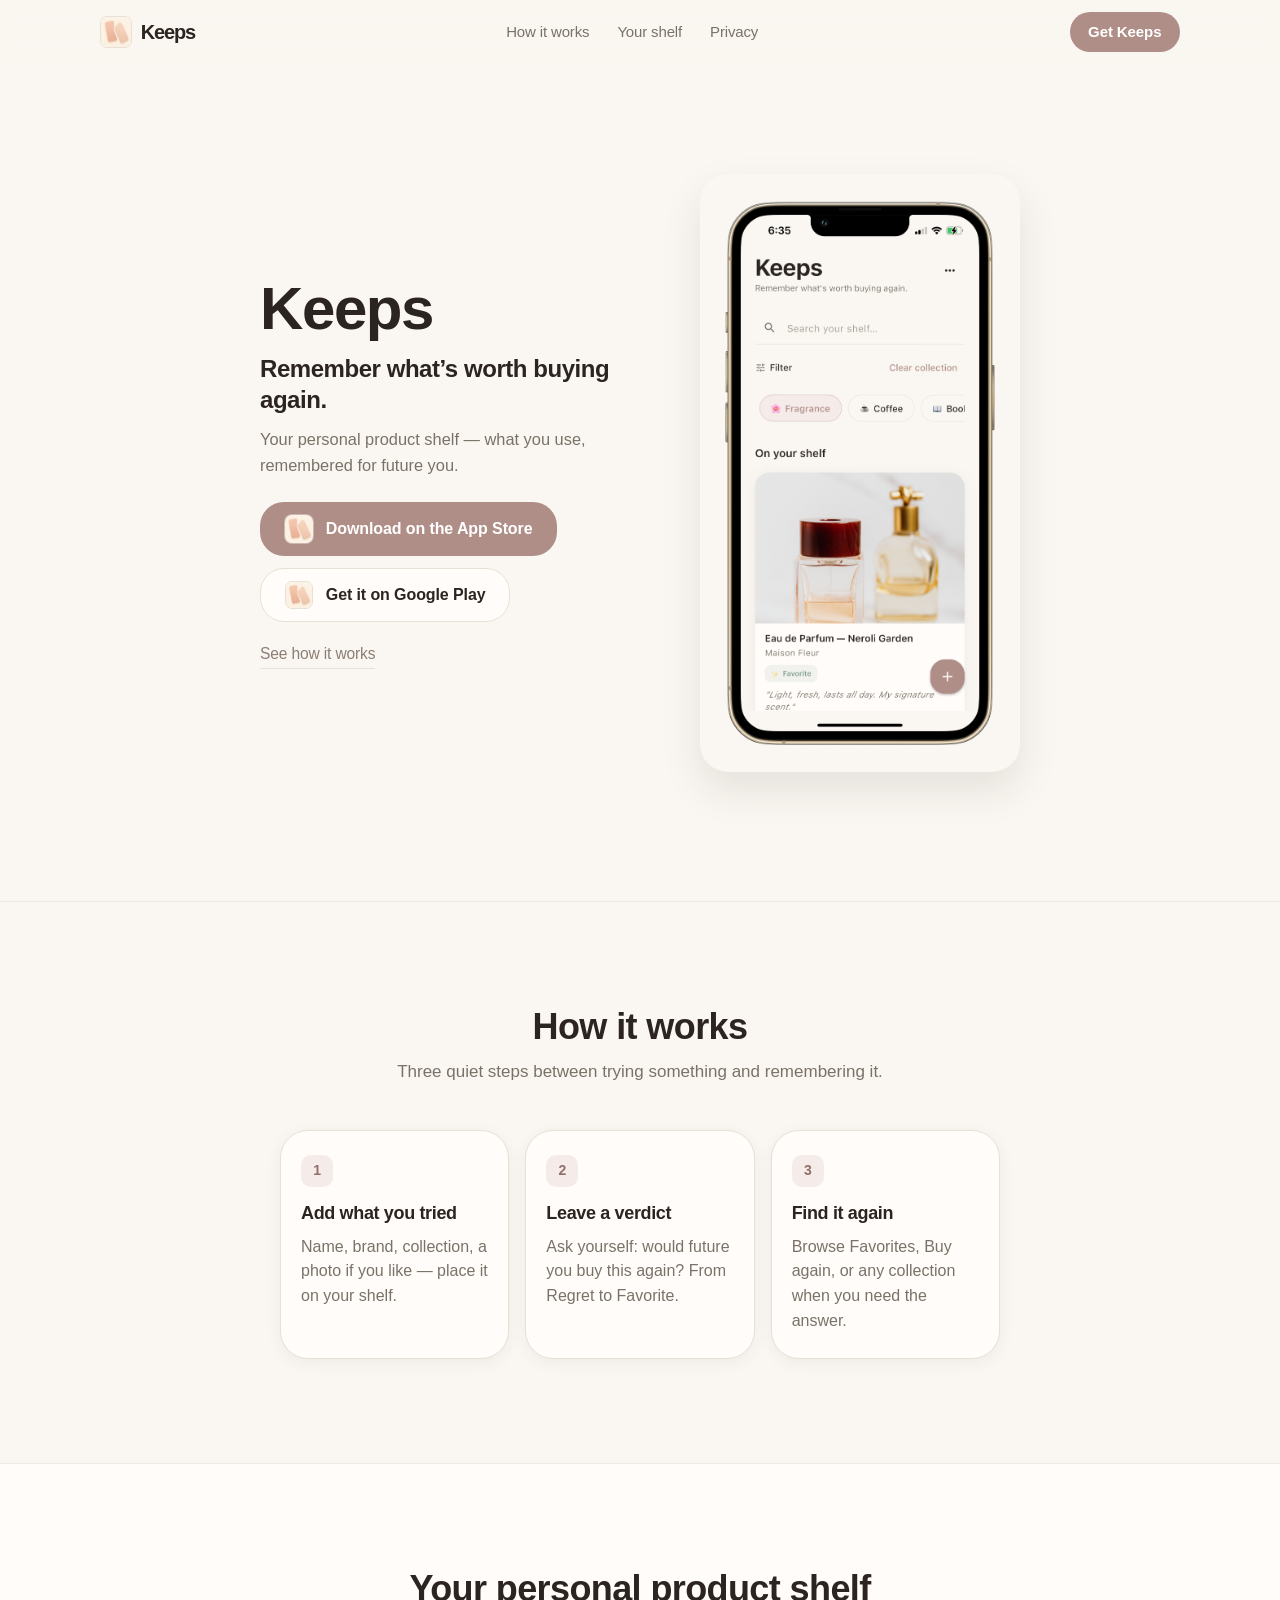
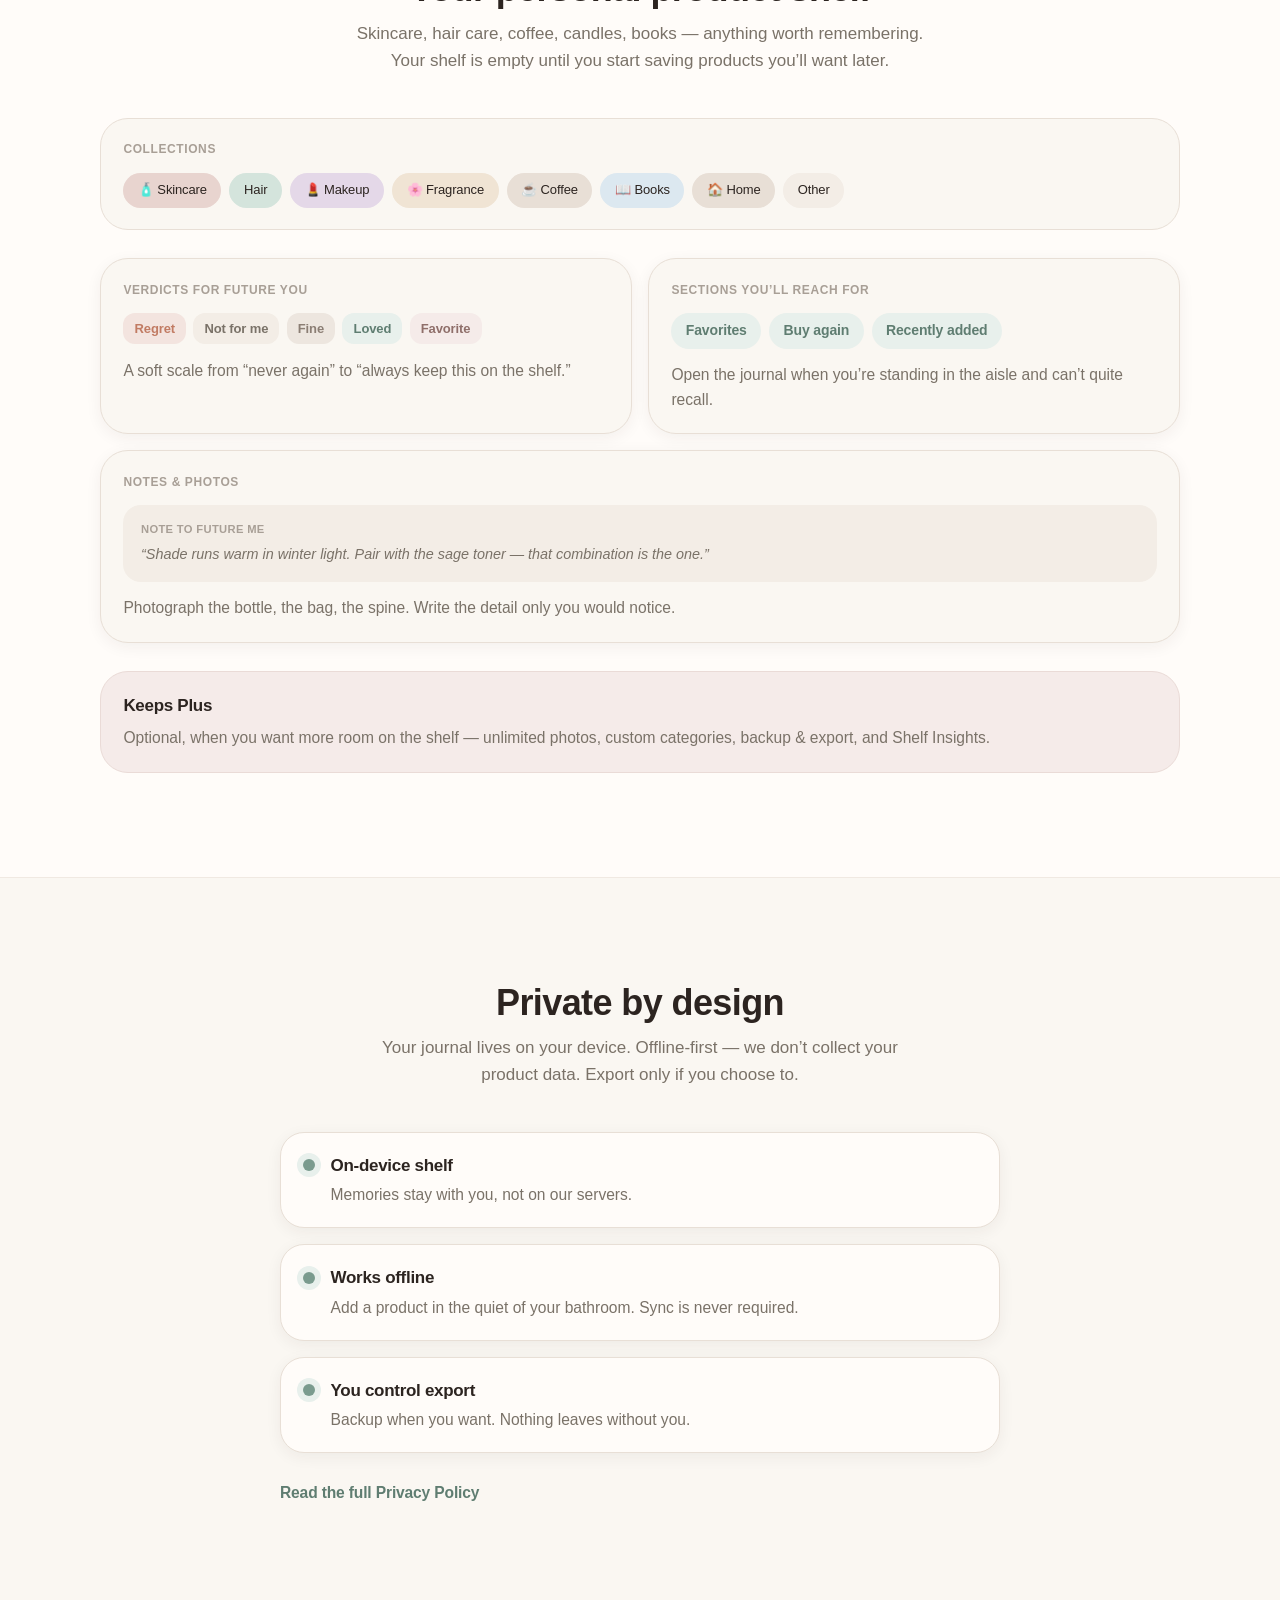
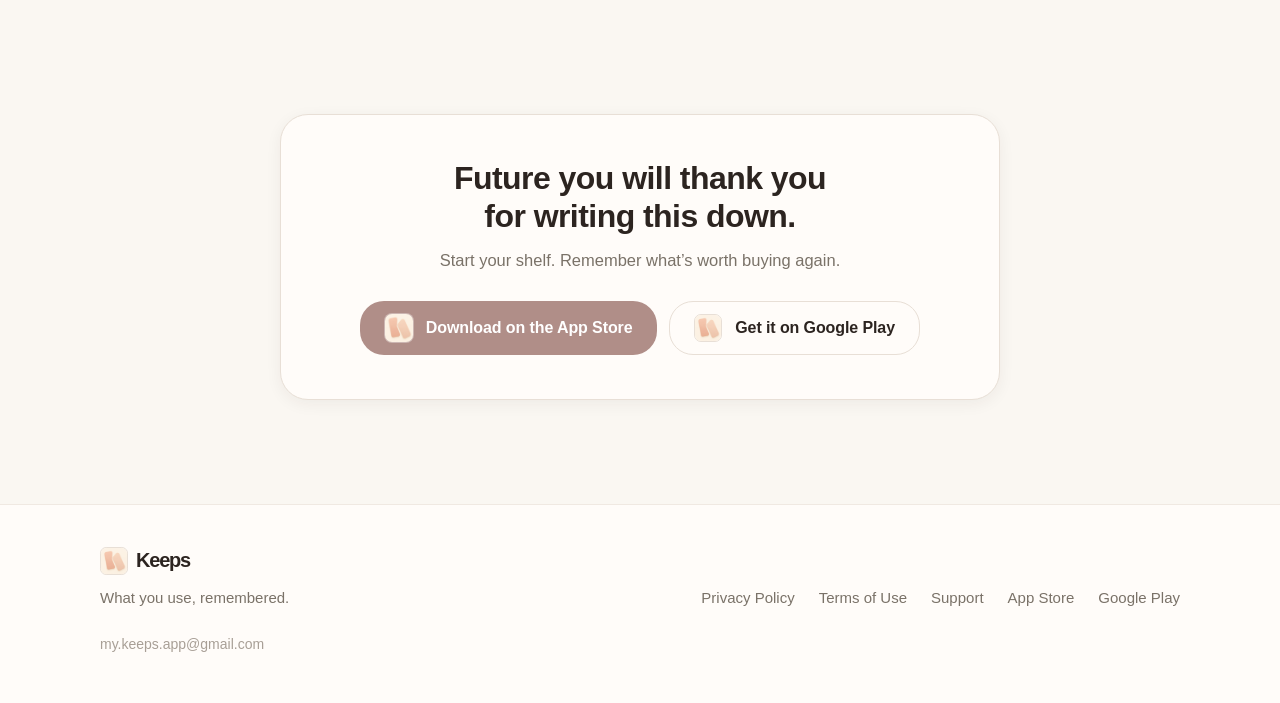
<file: index.html>
<!DOCTYPE html>
<html lang="en">
  <head>
    <meta charset="UTF-8" />
    <meta name="viewport" content="width=device-width, initial-scale=1.0" />
    <title>Keeps — Remember what’s worth buying again.</title>
    <meta
      name="description"
      content="A personal product journal — log, rate, photograph, and remember the products you use. Private and offline-first."
    />
    <meta name="theme-color" content="#FAF7F2" />
    <link rel="icon" href="img/favicon-32.png" type="image/png" sizes="32x32" />
    <link rel="apple-touch-icon" href="img/apple-touch-icon.png" sizes="180x180" />
    <link rel="stylesheet" href="styles.css" />
  </head>
  <body>
    <a class="skip-link" href="#main">Skip to content</a>

    <header class="site-header">
      <div class="shell header-inner">
        <a class="nav-brand" href="#top" aria-label="Keeps home">
          <img
            class="brand-icon brand-icon-nav"
            src="img/icon-64.png"
            width="32"
            height="32"
            alt=""
            decoding="async"
          />
          <span class="nav-wordmark">Keeps</span>
        </a>
        <nav class="nav-links" aria-label="Primary">
          <a href="#how">How it works</a>
          <a href="#shelf">Your shelf</a>
          <a href="#privacy">Privacy</a>
        </nav>
        <a class="btn btn-nav" href="#download">Get Keeps</a>
      </div>
    </header>

    <main id="main">
      <!-- 1. HERO -->
      <section class="hero" id="top" aria-labelledby="hero-brand">
        <div class="hero-plane" aria-hidden="true"></div>
        <div class="shell hero-layout">
          <div class="hero-copy">
            <h1 id="hero-brand" class="brand-hero">Keeps</h1>
            <p class="hero-tagline">Remember what’s worth buying again.</p>
            <p class="hero-support">
              Your personal product shelf — what you use, remembered for future you.
            </p>
            <div class="cta-group" id="download">
              <a
                class="btn btn-primary"
                href="https://apps.apple.com/us/app/keeps-product-journal/id6794749224"
                rel="noopener noreferrer"
              >
                <img
                  class="brand-icon brand-icon-btn"
                  src="img/icon-64.png"
                  width="28"
                  height="28"
                  alt=""
                  decoding="async"
                />
                Download on the App Store
              </a>
              <a class="btn btn-secondary" href="#store-google">
                <img
                  class="brand-icon brand-icon-btn"
                  src="img/icon-64.png"
                  width="28"
                  height="28"
                  alt=""
                  decoding="async"
                />
                Get it on Google Play
              </a>
            </div>
            <a class="text-link" href="#how">See how it works</a>
          </div>

          <div class="hero-visual">
            <img
              class="hero-mockup"
              src="img/hero-mockup.png"
              width="720"
              height="1344"
              alt="Keeps app showing a fragrance memory on your shelf — Eau de Parfum Neroli Garden marked Favorite"
              decoding="async"
              fetchpriority="high"
            />
          </div>
        </div>
      </section>

      <!-- 2. HOW IT WORKS -->
      <section class="section how" id="how" aria-labelledby="how-heading">
        <div class="shell narrow">
          <header class="section-header">
            <h2 id="how-heading">How it works</h2>
            <p>Three quiet steps between trying something and remembering it.</p>
          </header>
          <ol class="steps">
            <li class="step">
              <span class="step-num" aria-hidden="true">1</span>
              <h3>Add what you tried</h3>
              <p>Name, brand, collection, a photo if you like — place it on your shelf.</p>
            </li>
            <li class="step">
              <span class="step-num" aria-hidden="true">2</span>
              <h3>Leave a verdict</h3>
              <p>Ask yourself: would future you buy this again? From Regret to Favorite.</p>
            </li>
            <li class="step">
              <span class="step-num" aria-hidden="true">3</span>
              <h3>Find it again</h3>
              <p>Browse Favorites, Buy again, or any collection when you need the answer.</p>
            </li>
          </ol>
        </div>
      </section>

      <!-- 3. SHELF / FEATURES -->
      <section class="section shelf" id="shelf" aria-labelledby="shelf-heading">
        <div class="shell">
          <header class="section-header">
            <h2 id="shelf-heading">Your personal product shelf</h2>
            <p>
              Skincare, hair care, coffee, candles, books — anything worth remembering.
              Your shelf is empty until you start saving products you’ll want later.
            </p>
          </header>

          <div class="shelf-showcase">
            <div class="showcase-block">
              <p class="showcase-label">Collections</p>
              <div class="collection-row">
                <span class="chip chip-blush">🧴 Skincare</span>
                <span class="chip chip-sage">Hair</span>
                <span class="chip chip-lavender">💄 Makeup</span>
                <span class="chip chip-peach">🌸 Fragrance</span>
                <span class="chip chip-sand">☕ Coffee</span>
                <span class="chip chip-sky">📖 Books</span>
                <span class="chip chip-sand">🏠 Home</span>
                <span class="chip">Other</span>
              </div>
            </div>

            <div class="showcase-grid">
              <article class="feature-panel">
                <p class="showcase-label">Verdicts for future you</p>
                <div class="verdict-list">
                  <span class="verdict verdict-regret">Regret</span>
                  <span class="verdict verdict-not">Not for me</span>
                  <span class="verdict verdict-fine">Fine</span>
                  <span class="verdict verdict-loved">Loved</span>
                  <span class="verdict verdict-favorite">Favorite</span>
                </div>
                <p class="feature-copy">
                  A soft scale from “never again” to “always keep this on the shelf.”
                </p>
              </article>

              <article class="feature-panel">
                <p class="showcase-label">Sections you’ll reach for</p>
                <ul class="section-pills">
                  <li>Favorites</li>
                  <li>Buy again</li>
                  <li>Recently added</li>
                </ul>
                <p class="feature-copy">
                  Open the journal when you’re standing in the aisle and can’t quite recall.
                </p>
              </article>

              <article class="feature-panel feature-panel-wide">
                <p class="showcase-label">Notes &amp; photos</p>
                <blockquote class="journal-quote">
                  <p class="note-label">Note to future me</p>
                  <p>
                    “Shade runs warm in winter light. Pair with the sage toner — that
                    combination is the one.”
                  </p>
                </blockquote>
                <p class="feature-copy">
                  Photograph the bottle, the bag, the spine. Write the detail only you would notice.
                </p>
              </article>
            </div>

            <aside class="plus-note" aria-labelledby="plus-heading">
              <h3 id="plus-heading">Keeps Plus</h3>
              <p>
                Optional, when you want more room on the shelf — unlimited photos, custom
                categories, backup &amp; export, and Shelf Insights.
              </p>
            </aside>
          </div>
        </div>
      </section>

      <!-- 4. PRIVACY -->
      <section class="section privacy" id="privacy" aria-labelledby="privacy-heading">
        <div class="shell narrow">
          <header class="section-header">
            <h2 id="privacy-heading">Private by design</h2>
            <p>
              Your journal lives on your device. Offline-first — we don’t collect your
              product data. Export only if you choose to.
            </p>
          </header>
          <ul class="privacy-points">
            <li>
              <span class="privacy-mark" aria-hidden="true"></span>
              <div>
                <h3>On-device shelf</h3>
                <p>Memories stay with you, not on our servers.</p>
              </div>
            </li>
            <li>
              <span class="privacy-mark" aria-hidden="true"></span>
              <div>
                <h3>Works offline</h3>
                <p>Add a product in the quiet of your bathroom. Sync is never required.</p>
              </div>
            </li>
            <li>
              <span class="privacy-mark" aria-hidden="true"></span>
              <div>
                <h3>You control export</h3>
                <p>Backup when you want. Nothing leaves without you.</p>
              </div>
            </li>
          </ul>
          <a class="privacy-policy-link" href="privacy.html">Read the full Privacy Policy</a>
        </div>
      </section>

      <!-- 5. FINAL CTA -->
      <section class="section final-cta" aria-labelledby="final-heading">
        <div class="shell narrow final-inner">
          <h2 id="final-heading">Future you will thank you for writing this down.</h2>
          <p>Start your shelf. Remember what’s worth buying again.</p>
          <div class="cta-group cta-group-center">
            <a
              class="btn btn-primary"
              href="https://apps.apple.com/us/app/keeps-product-journal/id6794749224"
              rel="noopener noreferrer"
              id="store-apple"
            >
              <img
                class="brand-icon brand-icon-btn"
                src="img/icon-64.png"
                width="28"
                height="28"
                alt=""
                decoding="async"
              />
              Download on the App Store
            </a>
            <a class="btn btn-secondary" href="#store-google" id="store-google">
              <img
                class="brand-icon brand-icon-btn"
                src="img/icon-64.png"
                width="28"
                height="28"
                alt=""
                decoding="async"
              />
              Get it on Google Play
            </a>
          </div>
        </div>
      </section>
    </main>

    <footer class="site-footer">
      <div class="shell footer-inner">
        <div class="footer-brand">
          <p class="footer-wordmark">
            <img
              class="brand-icon brand-icon-footer"
              src="img/icon-64.png"
              width="28"
              height="28"
              alt=""
              decoding="async"
            />
            Keeps
          </p>
          <p class="footer-tag">What you use, remembered.</p>
        </div>
        <div class="footer-links">
          <a href="privacy.html">Privacy Policy</a>
          <a href="terms.html">Terms of Use</a>
          <a href="support.html">Support</a>
          <a
            href="https://apps.apple.com/us/app/keeps-product-journal/id6794749224"
            rel="noopener noreferrer"
            >App Store</a>
          <a href="#store-google">Google Play</a>
        </div>
        <p class="footer-meta">
          <a href="mailto:my.keeps.app@gmail.com">my.keeps.app@gmail.com</a>
        </p>
      </div>
    </footer>

    <script src="script.js"></script>
  </body>
</html>
</file>
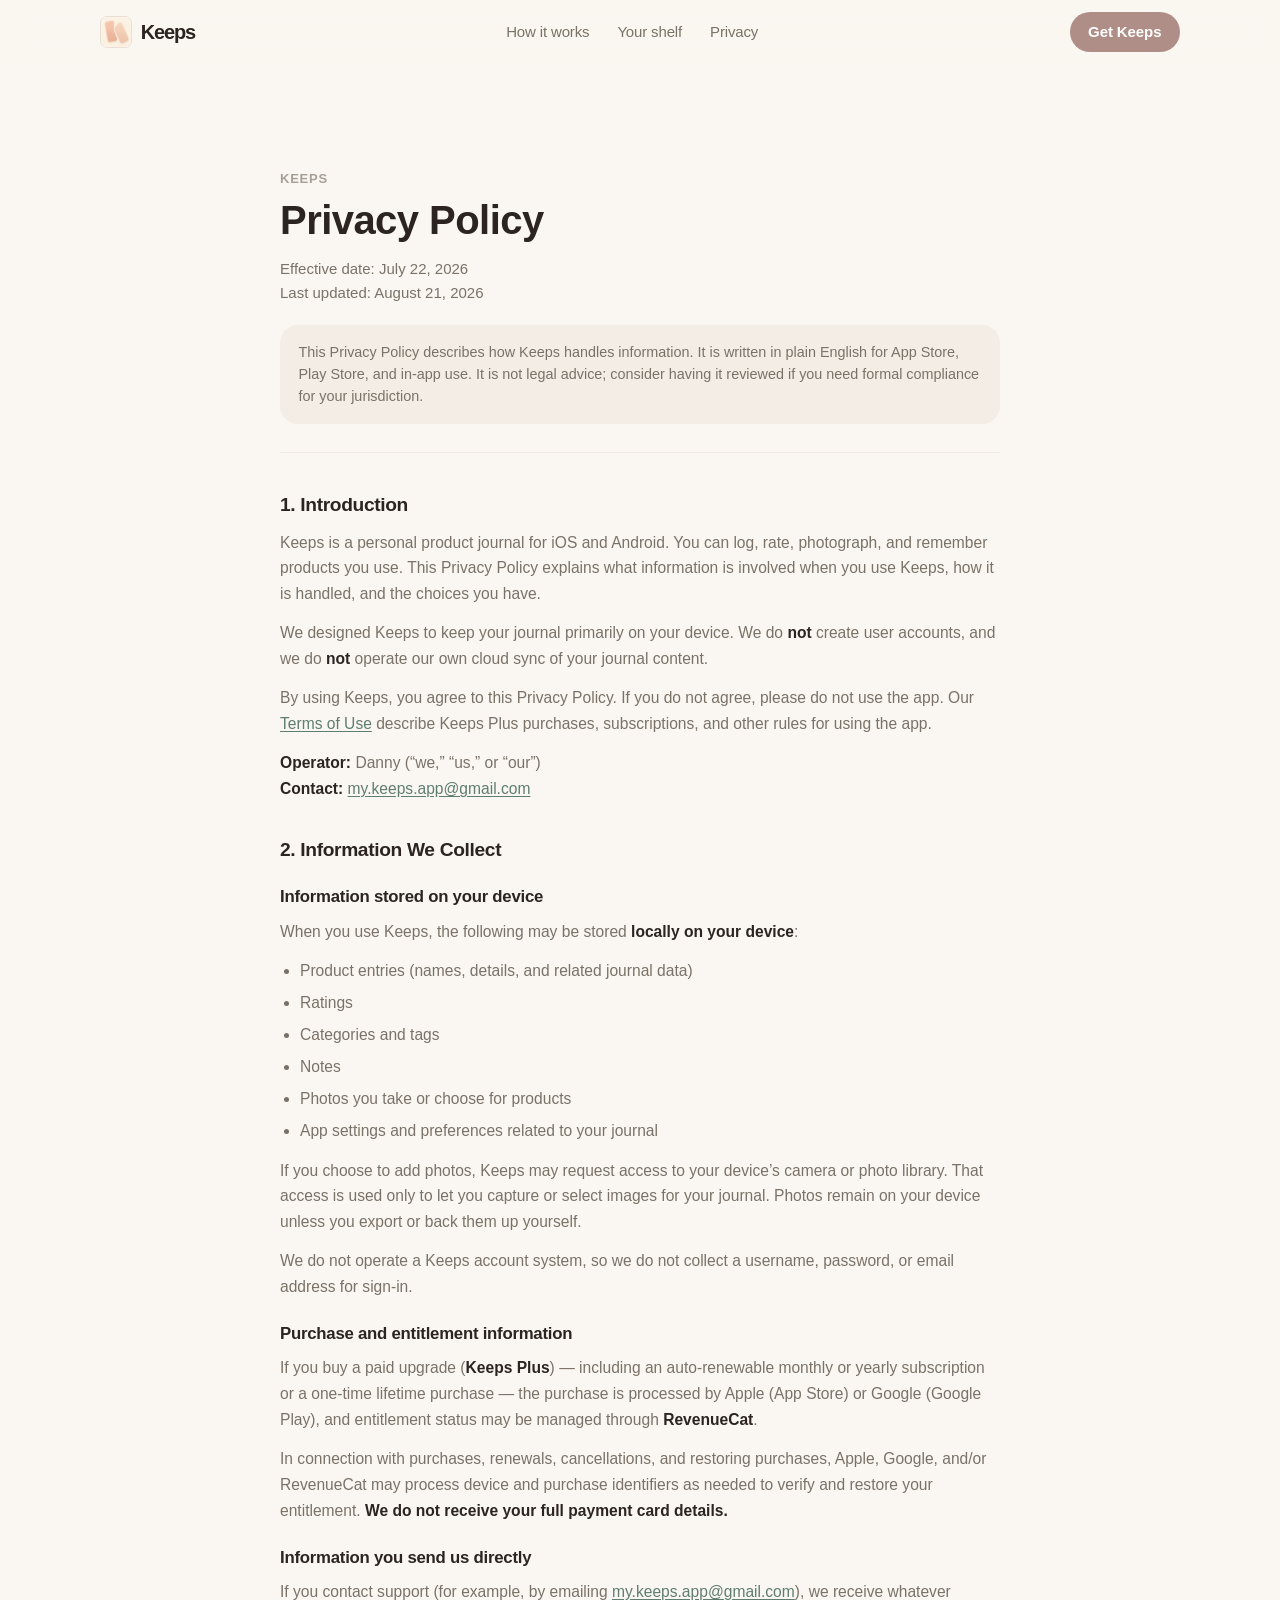
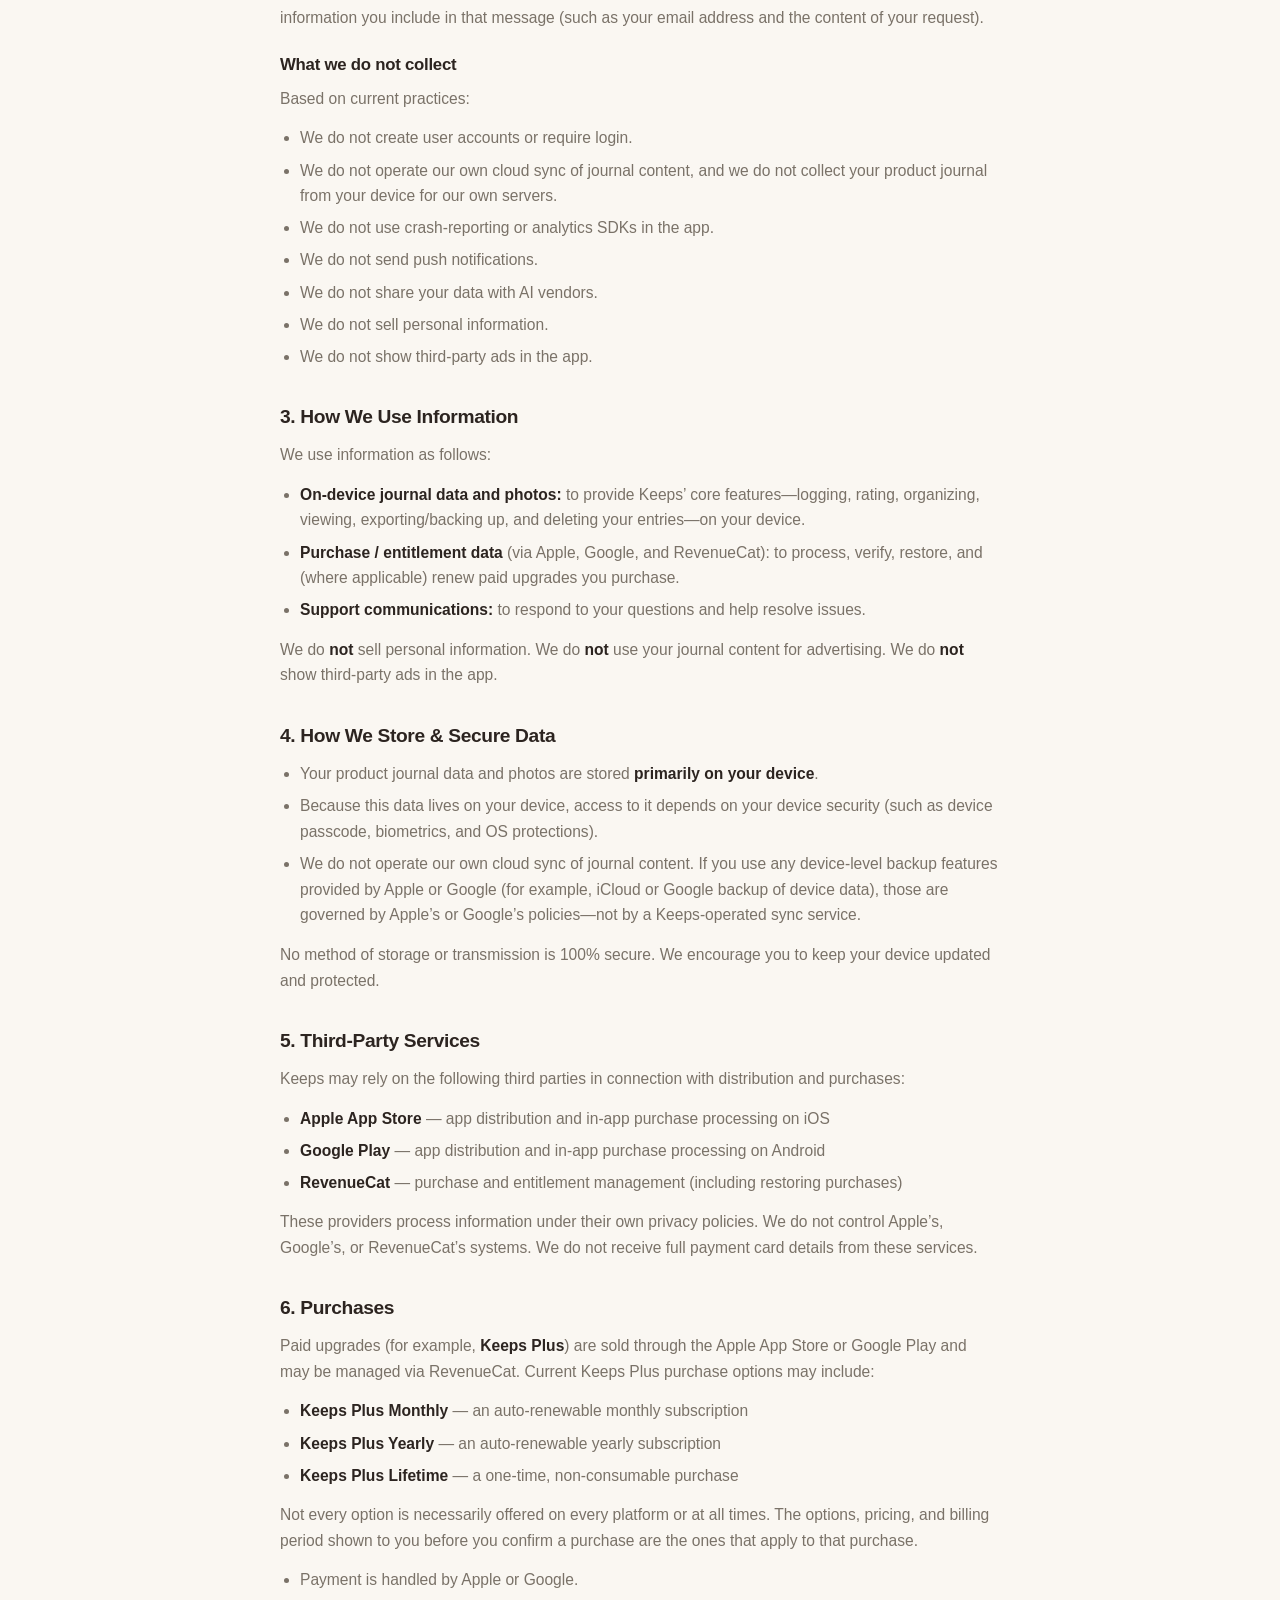
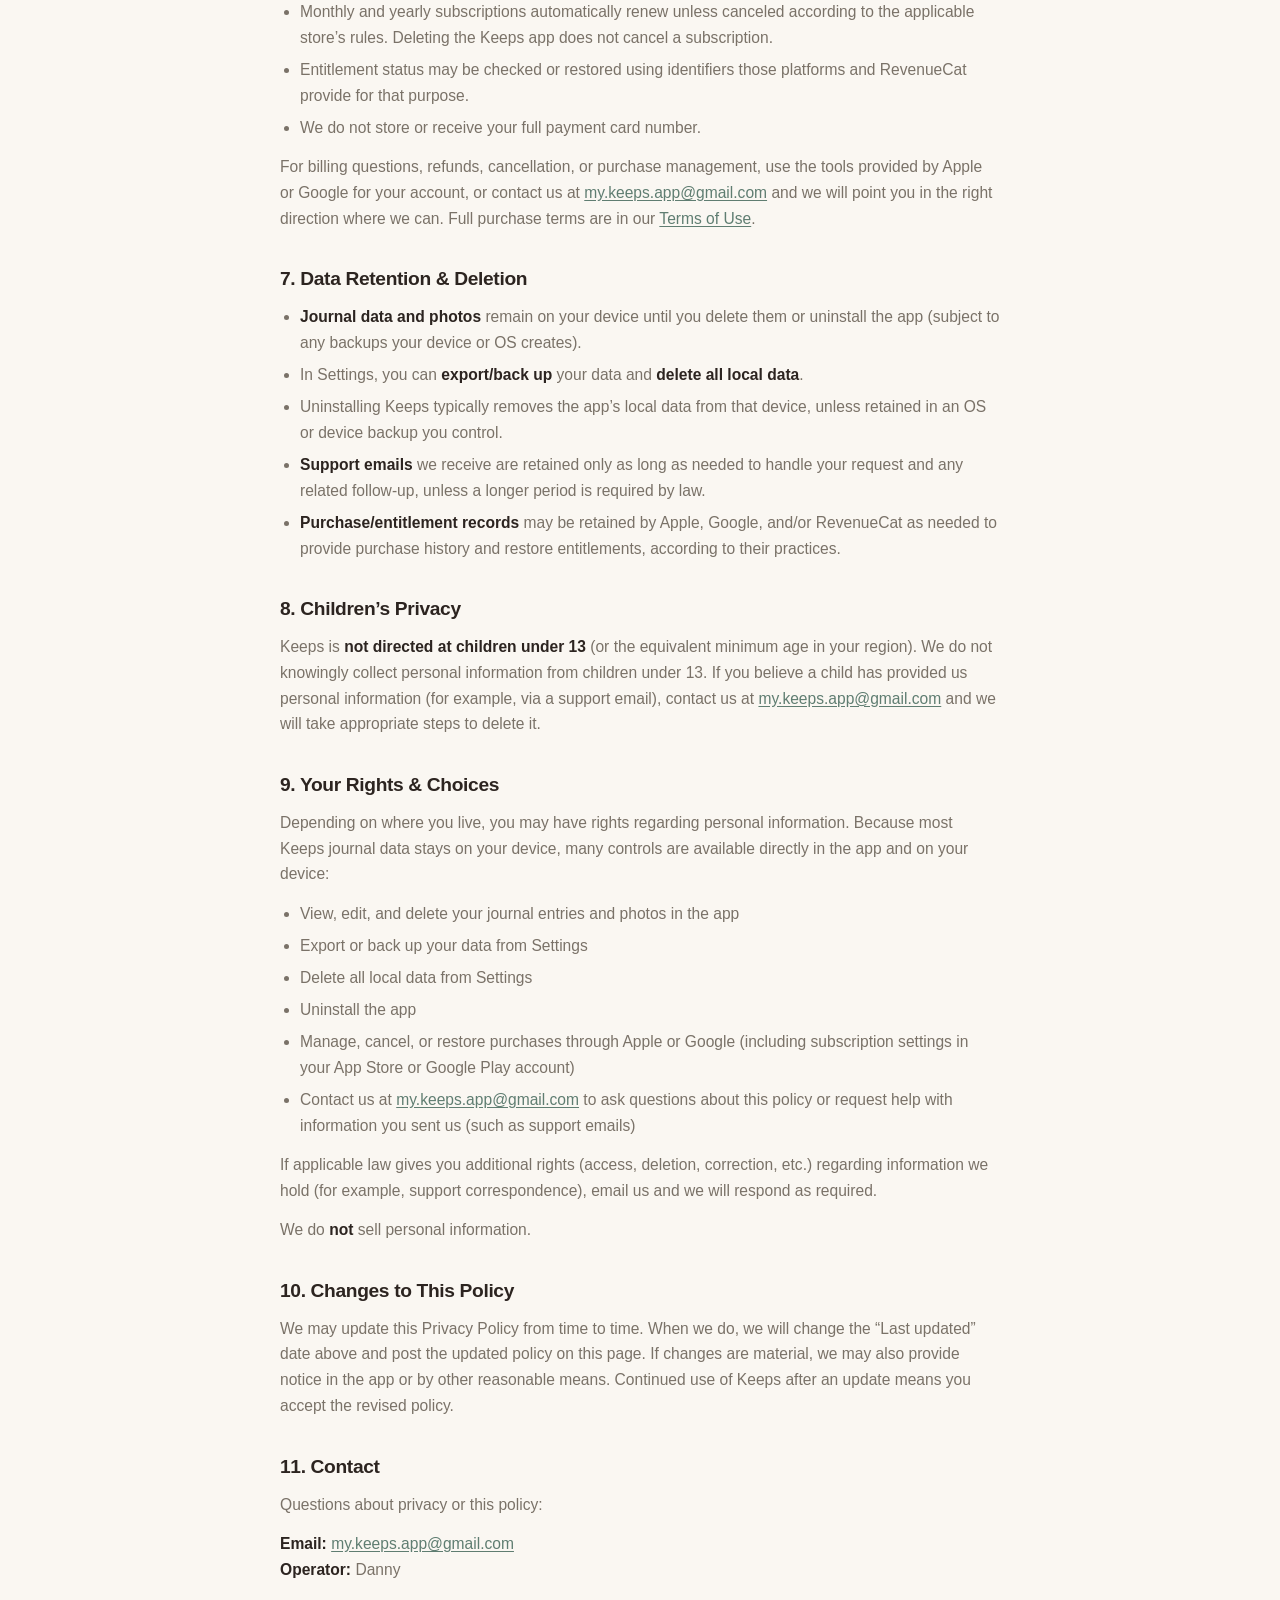
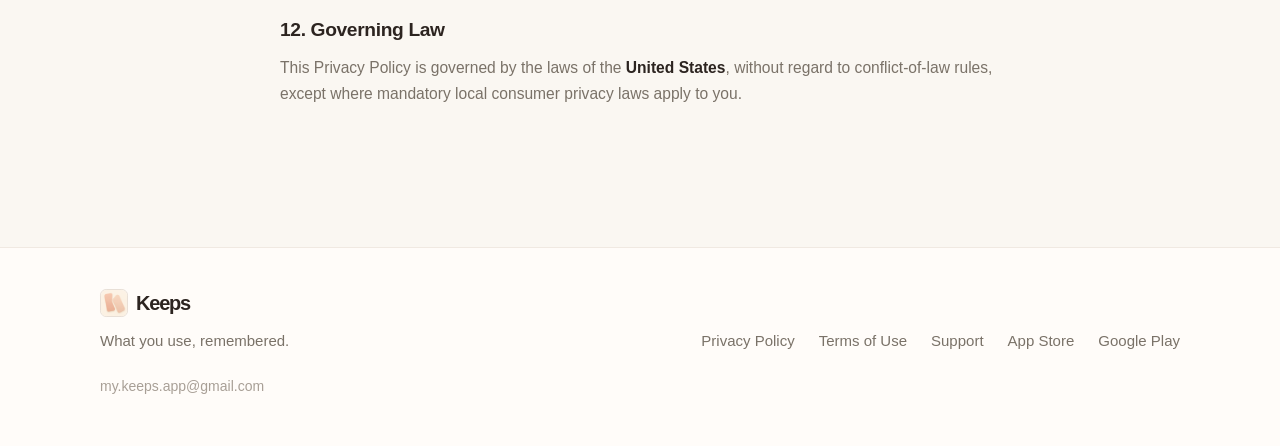
<file: privacy.html>
<!DOCTYPE html>
<html lang="en">
  <head>
    <meta charset="UTF-8" />
    <meta name="viewport" content="width=device-width, initial-scale=1.0" />
    <title>Privacy Policy — Keeps</title>
    <meta
      name="description"
      content="Privacy Policy for Keeps, a personal product journal. Your data stays on your device."
    />
    <meta name="theme-color" content="#FAF7F2" />
    <link rel="icon" href="img/favicon-32.png" type="image/png" sizes="32x32" />
    <link rel="apple-touch-icon" href="img/apple-touch-icon.png" sizes="180x180" />
    <link rel="stylesheet" href="styles.css" />
  </head>
  <body>
    <a class="skip-link" href="#main">Skip to content</a>

    <header class="site-header">
      <div class="shell header-inner">
        <a class="nav-brand" href="index.html" aria-label="Keeps home">
          <img
            class="brand-icon brand-icon-nav"
            src="img/icon-64.png"
            width="32"
            height="32"
            alt=""
            decoding="async"
          />
          <span class="nav-wordmark">Keeps</span>
        </a>
        <nav class="nav-links" aria-label="Primary">
          <a href="index.html#how">How it works</a>
          <a href="index.html#shelf">Your shelf</a>
          <a href="privacy.html" aria-current="page">Privacy</a>
        </nav>
        <a class="btn btn-nav" href="index.html#download">Get Keeps</a>
      </div>
    </header>

    <main id="main">
      <article class="section legal-page">
        <div class="shell narrow">
          <header class="legal-header">
            <p class="legal-eyebrow">Keeps</p>
            <h1>Privacy Policy</h1>
            <p class="legal-meta">
              Effective date: July 22, 2026<br />
              Last updated: August 21, 2026
            </p>
            <p class="legal-disclaimer">
              This Privacy Policy describes how Keeps handles information. It is written
              in plain English for App Store, Play Store, and in-app use. It is not legal
              advice; consider having it reviewed if you need formal compliance for your
              jurisdiction.
            </p>
          </header>

          <div class="legal-body">
            <section aria-labelledby="intro">
              <h2 id="intro">1. Introduction</h2>
              <p>
                Keeps is a personal product journal for iOS and Android. You can log,
                rate, photograph, and remember products you use. This Privacy Policy
                explains what information is involved when you use Keeps, how it is
                handled, and the choices you have.
              </p>
              <p>
                We designed Keeps to keep your journal primarily on your device. We do
                <strong>not</strong> create user accounts, and we do <strong>not</strong>
                operate our own cloud sync of your journal content.
              </p>
              <p>
                By using Keeps, you agree to this Privacy Policy. If you do not agree,
                please do not use the app. Our
                <a href="terms.html">Terms of Use</a>
                describe Keeps Plus purchases, subscriptions, and other rules for using
                the app.
              </p>
              <p>
                <strong>Operator:</strong> Danny (“we,” “us,” or “our”)<br />
                <strong>Contact:</strong>
                <a href="mailto:my.keeps.app@gmail.com">my.keeps.app@gmail.com</a>
              </p>
            </section>

            <section aria-labelledby="collect">
              <h2 id="collect">2. Information We Collect</h2>

              <h3>Information stored on your device</h3>
              <p>
                When you use Keeps, the following may be stored
                <strong>locally on your device</strong>:
              </p>
              <ul>
                <li>Product entries (names, details, and related journal data)</li>
                <li>Ratings</li>
                <li>Categories and tags</li>
                <li>Notes</li>
                <li>Photos you take or choose for products</li>
                <li>App settings and preferences related to your journal</li>
              </ul>
              <p>
                If you choose to add photos, Keeps may request access to your device’s
                camera or photo library. That access is used only to let you capture or
                select images for your journal. Photos remain on your device unless you
                export or back them up yourself.
              </p>
              <p>
                We do not operate a Keeps account system, so we do not collect a username,
                password, or email address for sign-in.
              </p>

              <h3>Purchase and entitlement information</h3>
              <p>
                If you buy a paid upgrade (<strong>Keeps Plus</strong>) — including an
                auto-renewable monthly or yearly subscription or a one-time lifetime
                purchase — the purchase is processed by Apple (App Store) or Google
                (Google Play), and entitlement status may be managed through
                <strong>RevenueCat</strong>.
              </p>
              <p>
                In connection with purchases, renewals, cancellations, and restoring
                purchases, Apple, Google, and/or RevenueCat may process device and
                purchase identifiers as needed to verify and restore your entitlement.
                <strong>We do not receive your full payment card details.</strong>
              </p>

              <h3>Information you send us directly</h3>
              <p>
                If you contact support (for example, by emailing
                <a href="mailto:my.keeps.app@gmail.com">my.keeps.app@gmail.com</a>), we
                receive whatever information you include in that message (such as your
                email address and the content of your request).
              </p>

              <h3>What we do not collect</h3>
              <p>Based on current practices:</p>
              <ul>
                <li>We do not create user accounts or require login.</li>
                <li>
                  We do not operate our own cloud sync of journal content, and we do not
                  collect your product journal from your device for our own servers.
                </li>
                <li>We do not use crash-reporting or analytics SDKs in the app.</li>
                <li>We do not send push notifications.</li>
                <li>We do not share your data with AI vendors.</li>
                <li>We do not sell personal information.</li>
                <li>We do not show third-party ads in the app.</li>
              </ul>
            </section>

            <section aria-labelledby="use">
              <h2 id="use">3. How We Use Information</h2>
              <p>We use information as follows:</p>
              <ul>
                <li>
                  <strong>On-device journal data and photos:</strong> to provide Keeps’
                  core features—logging, rating, organizing, viewing, exporting/backing
                  up, and deleting your entries—on your device.
                </li>
                <li>
                  <strong>Purchase / entitlement data</strong> (via Apple, Google, and
                  RevenueCat): to process, verify, restore, and (where applicable) renew
                  paid upgrades you purchase.
                </li>
                <li>
                  <strong>Support communications:</strong> to respond to your questions and
                  help resolve issues.
                </li>
              </ul>
              <p>
                We do <strong>not</strong> sell personal information. We do
                <strong>not</strong> use your journal content for advertising. We do
                <strong>not</strong> show third-party ads in the app.
              </p>
            </section>

            <section aria-labelledby="store">
              <h2 id="store">4. How We Store &amp; Secure Data</h2>
              <ul>
                <li>
                  Your product journal data and photos are stored
                  <strong>primarily on your device</strong>.
                </li>
                <li>
                  Because this data lives on your device, access to it depends on your
                  device security (such as device passcode, biometrics, and OS
                  protections).
                </li>
                <li>
                  We do not operate our own cloud sync of journal content. If you use any
                  device-level backup features provided by Apple or Google (for example,
                  iCloud or Google backup of device data), those are governed by Apple’s
                  or Google’s policies—not by a Keeps-operated sync service.
                </li>
              </ul>
              <p>
                No method of storage or transmission is 100% secure. We encourage you to
                keep your device updated and protected.
              </p>
            </section>

            <section aria-labelledby="third-parties">
              <h2 id="third-parties">5. Third-Party Services</h2>
              <p>
                Keeps may rely on the following third parties in connection with
                distribution and purchases:
              </p>
              <ul>
                <li>
                  <strong>Apple App Store</strong> — app distribution and in-app purchase
                  processing on iOS
                </li>
                <li>
                  <strong>Google Play</strong> — app distribution and in-app purchase
                  processing on Android
                </li>
                <li>
                  <strong>RevenueCat</strong> — purchase and entitlement management
                  (including restoring purchases)
                </li>
              </ul>
              <p>
                These providers process information under their own privacy policies. We
                do not control Apple’s, Google’s, or RevenueCat’s systems. We do not
                receive full payment card details from these services.
              </p>
            </section>

            <section aria-labelledby="purchases">
              <h2 id="purchases">6. Purchases</h2>
              <p>
                Paid upgrades (for example, <strong>Keeps Plus</strong>) are sold through
                the Apple App Store or Google Play and may be managed via RevenueCat.
                Current Keeps Plus purchase options may include:
              </p>
              <ul>
                <li>
                  <strong>Keeps Plus Monthly</strong> — an auto-renewable monthly
                  subscription
                </li>
                <li>
                  <strong>Keeps Plus Yearly</strong> — an auto-renewable yearly
                  subscription
                </li>
                <li>
                  <strong>Keeps Plus Lifetime</strong> — a one-time, non-consumable
                  purchase
                </li>
              </ul>
              <p>
                Not every option is necessarily offered on every platform or at all
                times. The options, pricing, and billing period shown to you before you
                confirm a purchase are the ones that apply to that purchase.
              </p>
              <ul>
                <li>Payment is handled by Apple or Google.</li>
                <li>
                  Monthly and yearly subscriptions automatically renew unless canceled
                  according to the applicable store’s rules. Deleting the Keeps app does
                  not cancel a subscription.
                </li>
                <li>
                  Entitlement status may be checked or restored using identifiers those
                  platforms and RevenueCat provide for that purpose.
                </li>
                <li>We do not store or receive your full payment card number.</li>
              </ul>
              <p>
                For billing questions, refunds, cancellation, or purchase management, use
                the tools provided by Apple or Google for your account, or contact us at
                <a href="mailto:my.keeps.app@gmail.com">my.keeps.app@gmail.com</a> and we
                will point you in the right direction where we can. Full purchase terms
                are in our
                <a href="terms.html">Terms of Use</a>.
              </p>
            </section>

            <section aria-labelledby="retention">
              <h2 id="retention">7. Data Retention &amp; Deletion</h2>
              <ul>
                <li>
                  <strong>Journal data and photos</strong> remain on your device until you
                  delete them or uninstall the app (subject to any backups your device or
                  OS creates).
                </li>
                <li>
                  In Settings, you can <strong>export/back up</strong> your data and
                  <strong>delete all local data</strong>.
                </li>
                <li>
                  Uninstalling Keeps typically removes the app’s local data from that
                  device, unless retained in an OS or device backup you control.
                </li>
                <li>
                  <strong>Support emails</strong> we receive are retained only as long as
                  needed to handle your request and any related follow-up, unless a longer
                  period is required by law.
                </li>
                <li>
                  <strong>Purchase/entitlement records</strong> may be retained by Apple,
                  Google, and/or RevenueCat as needed to provide purchase history and
                  restore entitlements, according to their practices.
                </li>
              </ul>
            </section>

            <section aria-labelledby="children">
              <h2 id="children">8. Children’s Privacy</h2>
              <p>
                Keeps is <strong>not directed at children under 13</strong> (or the
                equivalent minimum age in your region). We do not knowingly collect
                personal information from children under 13. If you believe a child has
                provided us personal information (for example, via a support email),
                contact us at
                <a href="mailto:my.keeps.app@gmail.com">my.keeps.app@gmail.com</a> and we
                will take appropriate steps to delete it.
              </p>
            </section>

            <section aria-labelledby="rights">
              <h2 id="rights">9. Your Rights &amp; Choices</h2>
              <p>
                Depending on where you live, you may have rights regarding personal
                information. Because most Keeps journal data stays on your device, many
                controls are available directly in the app and on your device:
              </p>
              <ul>
                <li>View, edit, and delete your journal entries and photos in the app</li>
                <li>Export or back up your data from Settings</li>
                <li>Delete all local data from Settings</li>
                <li>Uninstall the app</li>
                <li>
                  Manage, cancel, or restore purchases through Apple or Google (including
                  subscription settings in your App Store or Google Play account)
                </li>
                <li>
                  Contact us at
                  <a href="mailto:my.keeps.app@gmail.com">my.keeps.app@gmail.com</a> to
                  ask questions about this policy or request help with information you
                  sent us (such as support emails)
                </li>
              </ul>
              <p>
                If applicable law gives you additional rights (access, deletion,
                correction, etc.) regarding information we hold (for example, support
                correspondence), email us and we will respond as required.
              </p>
              <p>We do <strong>not</strong> sell personal information.</p>
            </section>

            <section aria-labelledby="changes">
              <h2 id="changes">10. Changes to This Policy</h2>
              <p>
                We may update this Privacy Policy from time to time. When we do, we will
                change the “Last updated” date above and post the updated policy on this
                page. If changes are material, we may also provide notice in the app or by
                other reasonable means. Continued use of Keeps after an update means you
                accept the revised policy.
              </p>
            </section>

            <section aria-labelledby="contact">
              <h2 id="contact">11. Contact</h2>
              <p>Questions about privacy or this policy:</p>
              <p>
                <strong>Email:</strong>
                <a href="mailto:my.keeps.app@gmail.com">my.keeps.app@gmail.com</a><br />
                <strong>Operator:</strong> Danny
              </p>
            </section>

            <section aria-labelledby="law">
              <h2 id="law">12. Governing Law</h2>
              <p>
                This Privacy Policy is governed by the laws of the
                <strong>United States</strong>, without regard to conflict-of-law
                rules, except where mandatory local consumer privacy laws apply to you.
              </p>
            </section>
          </div>
        </div>
      </article>
    </main>

    <footer class="site-footer">
      <div class="shell footer-inner">
        <div class="footer-brand">
          <p class="footer-wordmark">
            <img
              class="brand-icon brand-icon-footer"
              src="img/icon-64.png"
              width="28"
              height="28"
              alt=""
              decoding="async"
            />
            Keeps
          </p>
          <p class="footer-tag">What you use, remembered.</p>
        </div>
        <div class="footer-links">
          <a href="privacy.html" aria-current="page">Privacy Policy</a>
          <a href="terms.html">Terms of Use</a>
          <a href="support.html">Support</a>
          <a
            href="https://apps.apple.com/us/app/keeps-product-journal/id6794749224"
            rel="noopener noreferrer"
            >App Store</a>
          <a href="index.html#store-google">Google Play</a>
        </div>
        <p class="footer-meta">
          <a href="mailto:my.keeps.app@gmail.com">my.keeps.app@gmail.com</a>
        </p>
      </div>
    </footer>

    <script src="script.js"></script>
  </body>
</html>
</file>
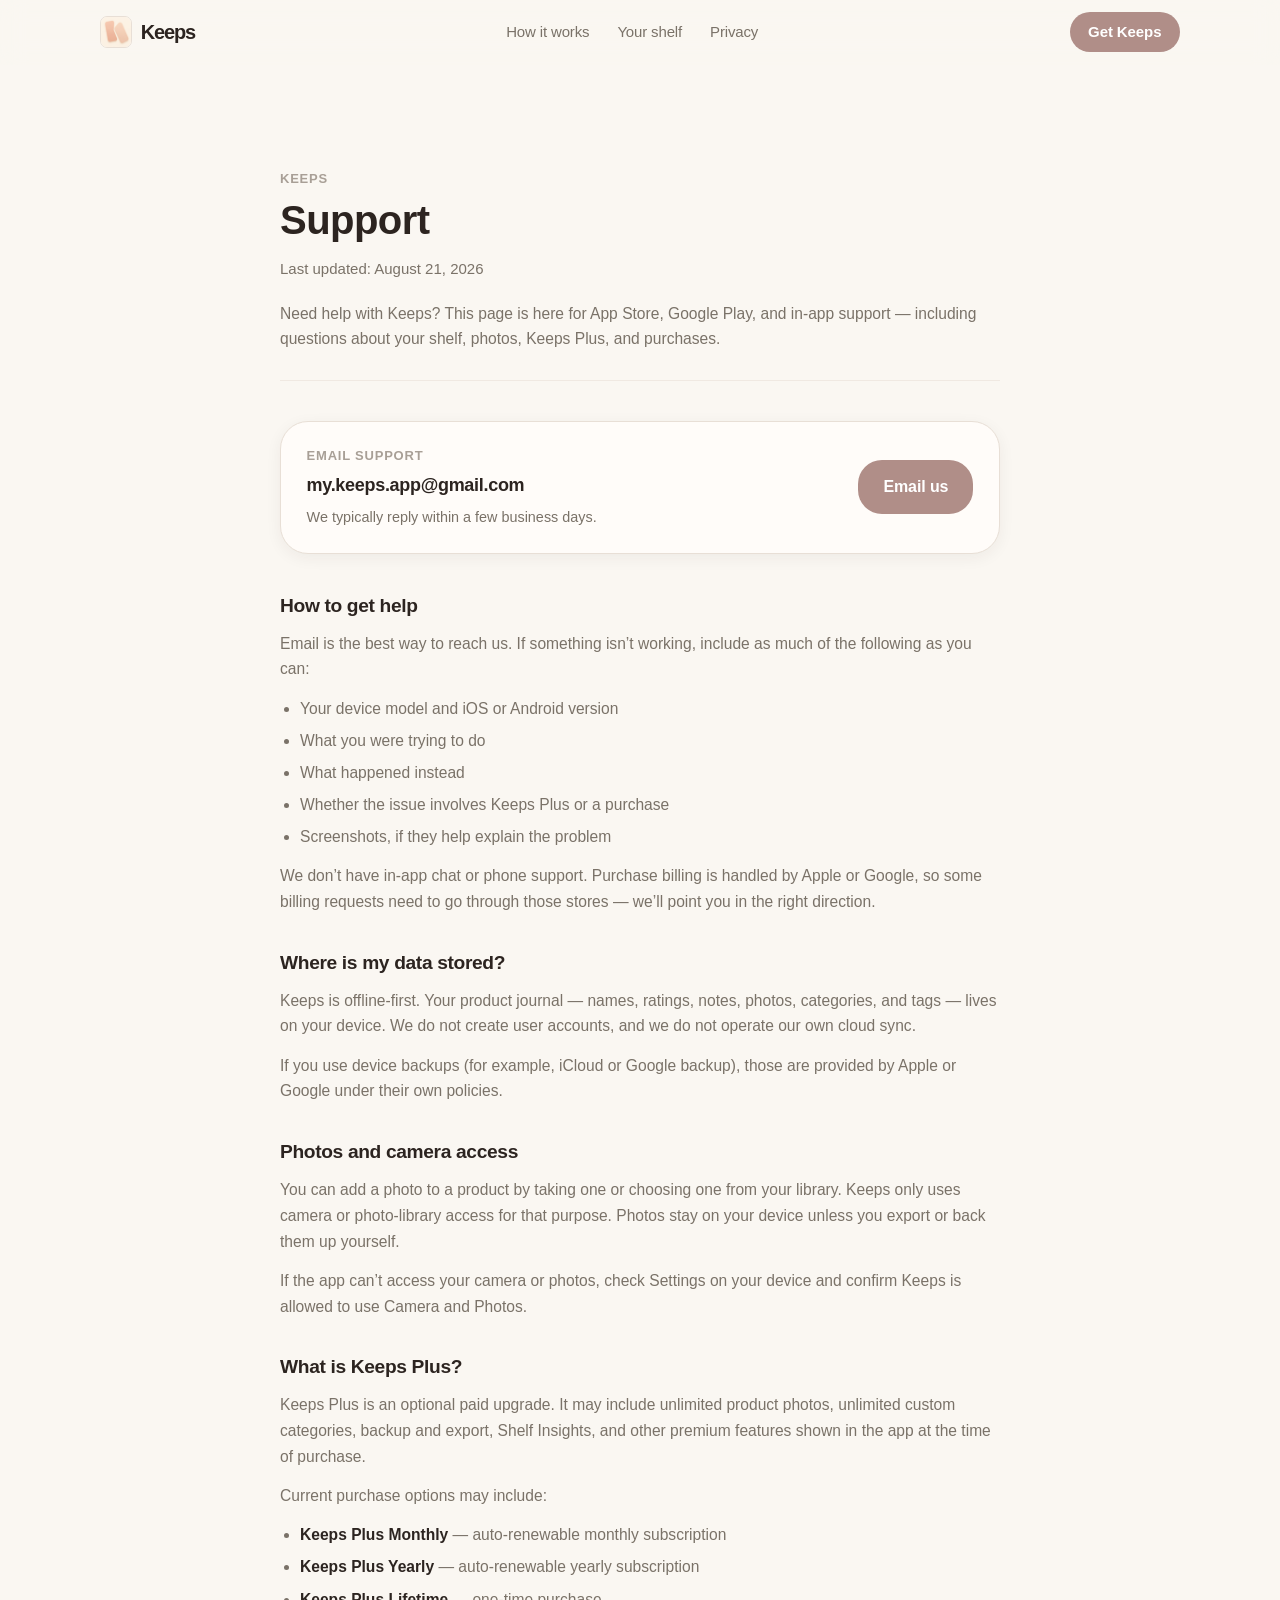
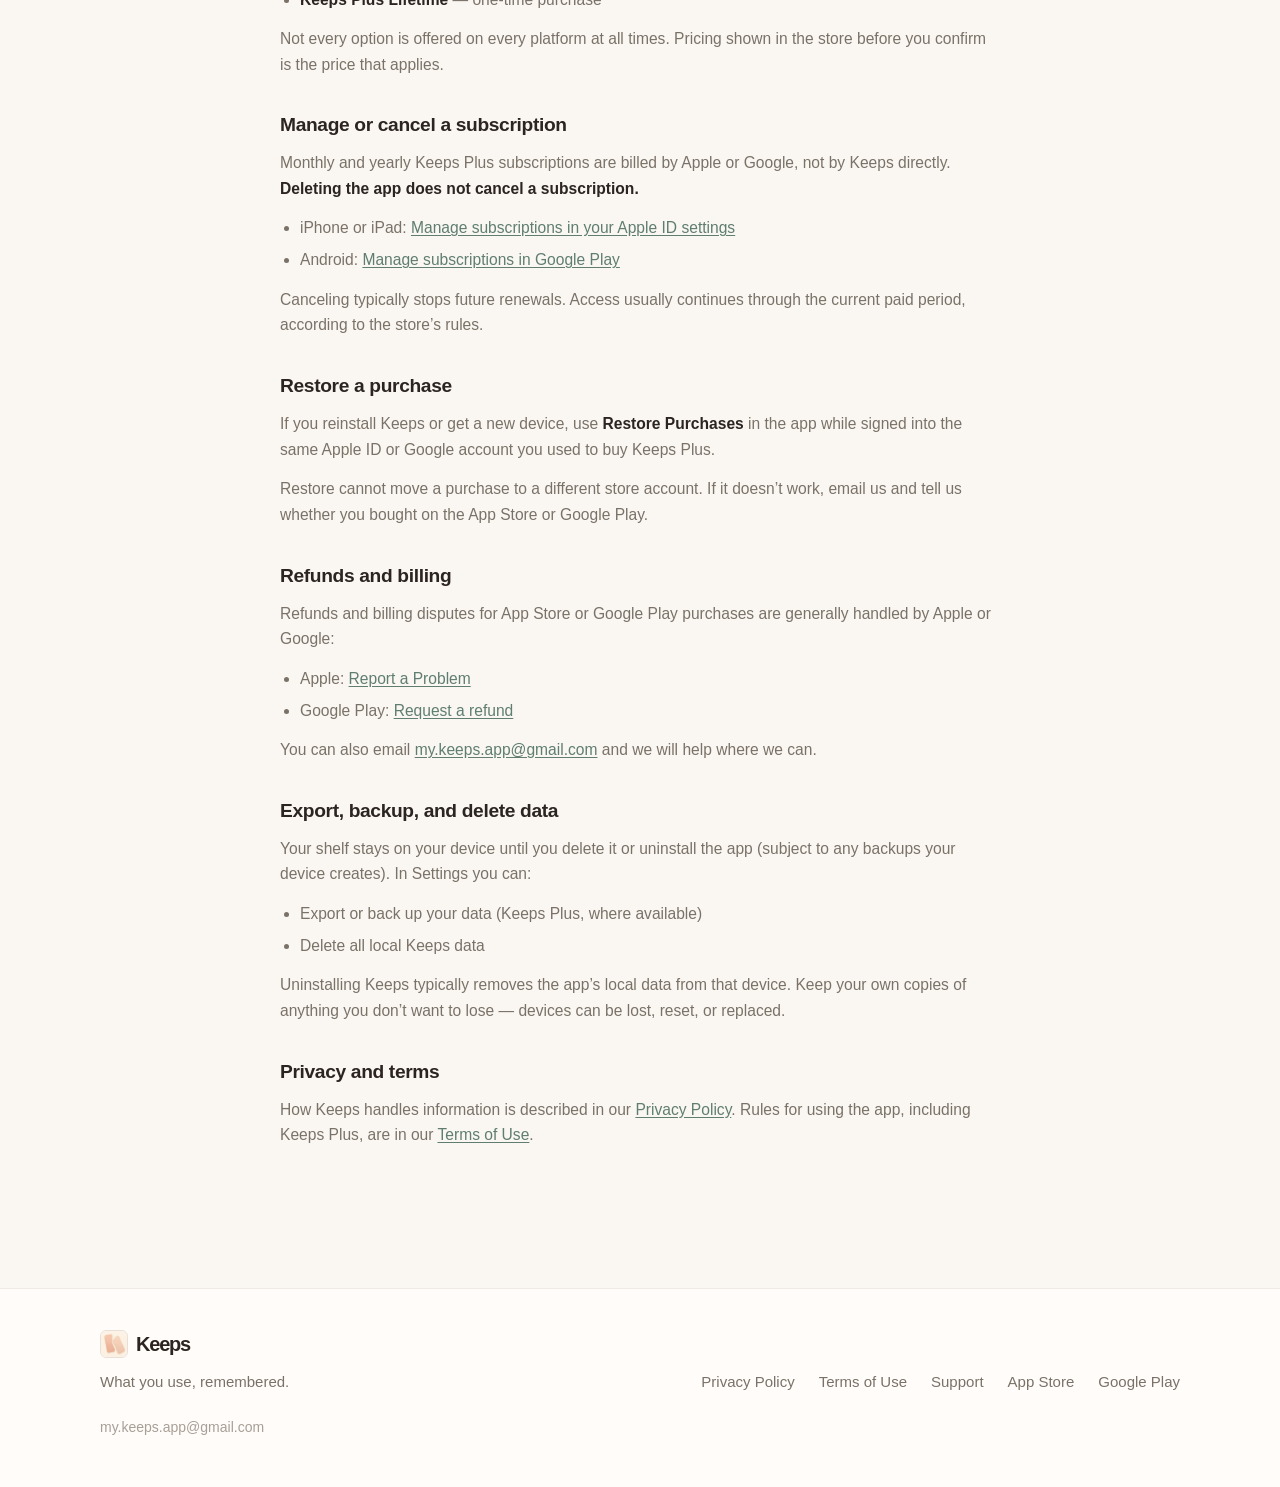
<file: support.html>
<!DOCTYPE html>
<html lang="en">
  <head>
    <meta charset="UTF-8" />
    <meta name="viewport" content="width=device-width, initial-scale=1.0" />
    <title>Support — Keeps</title>
    <meta
      name="description"
      content="Get help with Keeps, a personal product journal. Contact support, manage Keeps Plus, and find answers to common questions."
    />
    <meta name="theme-color" content="#FAF7F2" />
    <link rel="icon" href="img/favicon-32.png" type="image/png" sizes="32x32" />
    <link rel="apple-touch-icon" href="img/apple-touch-icon.png" sizes="180x180" />
    <link rel="stylesheet" href="styles.css" />
  </head>
  <body>
    <a class="skip-link" href="#main">Skip to content</a>

    <header class="site-header">
      <div class="shell header-inner">
        <a class="nav-brand" href="index.html" aria-label="Keeps home">
          <img
            class="brand-icon brand-icon-nav"
            src="img/icon-64.png"
            width="32"
            height="32"
            alt=""
            decoding="async"
          />
          <span class="nav-wordmark">Keeps</span>
        </a>
        <nav class="nav-links" aria-label="Primary">
          <a href="index.html#how">How it works</a>
          <a href="index.html#shelf">Your shelf</a>
          <a href="privacy.html">Privacy</a>
        </nav>
        <a class="btn btn-nav" href="index.html#download">Get Keeps</a>
      </div>
    </header>

    <main id="main">
      <article class="section legal-page">
        <div class="shell narrow">
          <header class="legal-header">
            <p class="legal-eyebrow">Keeps</p>
            <h1>Support</h1>
            <p class="legal-meta">Last updated: August 21, 2026</p>
            <p class="legal-lede">
              Need help with Keeps? This page is here for App Store, Google Play, and
              in-app support — including questions about your shelf, photos, Keeps Plus,
              and purchases.
            </p>
          </header>

          <div class="support-contact">
            <div>
              <p class="support-contact-label">Email support</p>
              <a
                class="support-email"
                href="mailto:my.keeps.app@gmail.com?subject=Keeps%20support"
                >my.keeps.app@gmail.com</a
              >
              <p class="support-contact-note">
                We typically reply within a few business days.
              </p>
            </div>
            <a
              class="btn btn-primary"
              href="mailto:my.keeps.app@gmail.com?subject=Keeps%20support"
              >Email us</a
            >
          </div>

          <div class="legal-body">
            <section aria-labelledby="contact">
              <h2 id="contact">How to get help</h2>
              <p>
                Email is the best way to reach us. If something isn’t working, include
                as much of the following as you can:
              </p>
              <ul>
                <li>Your device model and iOS or Android version</li>
                <li>What you were trying to do</li>
                <li>What happened instead</li>
                <li>Whether the issue involves Keeps Plus or a purchase</li>
                <li>Screenshots, if they help explain the problem</li>
              </ul>
              <p>
                We don’t have in-app chat or phone support. Purchase billing is handled
                by Apple or Google, so some billing requests need to go through those
                stores — we’ll point you in the right direction.
              </p>
            </section>

            <section aria-labelledby="data">
              <h2 id="data">Where is my data stored?</h2>
              <p>
                Keeps is offline-first. Your product journal — names, ratings, notes,
                photos, categories, and tags — lives on your device. We do not create
                user accounts, and we do not operate our own cloud sync.
              </p>
              <p>
                If you use device backups (for example, iCloud or Google backup), those
                are provided by Apple or Google under their own policies.
              </p>
            </section>

            <section aria-labelledby="photos">
              <h2 id="photos">Photos and camera access</h2>
              <p>
                You can add a photo to a product by taking one or choosing one from your
                library. Keeps only uses camera or photo-library access for that purpose.
                Photos stay on your device unless you export or back them up yourself.
              </p>
              <p>
                If the app can’t access your camera or photos, check Settings on your
                device and confirm Keeps is allowed to use Camera and Photos.
              </p>
            </section>

            <section aria-labelledby="plus">
              <h2 id="plus">What is Keeps Plus?</h2>
              <p>
                Keeps Plus is an optional paid upgrade. It may include unlimited product
                photos, unlimited custom categories, backup and export, Shelf Insights,
                and other premium features shown in the app at the time of purchase.
              </p>
              <p>Current purchase options may include:</p>
              <ul>
                <li><strong>Keeps Plus Monthly</strong> — auto-renewable monthly subscription</li>
                <li><strong>Keeps Plus Yearly</strong> — auto-renewable yearly subscription</li>
                <li><strong>Keeps Plus Lifetime</strong> — one-time purchase</li>
              </ul>
              <p>
                Not every option is offered on every platform at all times. Pricing
                shown in the store before you confirm is the price that applies.
              </p>
            </section>

            <section aria-labelledby="subscriptions">
              <h2 id="subscriptions">Manage or cancel a subscription</h2>
              <p>
                Monthly and yearly Keeps Plus subscriptions are billed by Apple or
                Google, not by Keeps directly.
                <strong>Deleting the app does not cancel a subscription.</strong>
              </p>
              <ul>
                <li>
                  iPhone or iPad:
                  <a
                    href="https://support.apple.com/HT202039"
                    rel="noopener noreferrer"
                    >Manage subscriptions in your Apple ID settings</a>
                </li>
                <li>
                  Android:
                  <a
                    href="https://support.google.com/googleplay/answer/7018481"
                    rel="noopener noreferrer"
                    >Manage subscriptions in Google Play</a>
                </li>
              </ul>
              <p>
                Canceling typically stops future renewals. Access usually continues
                through the current paid period, according to the store’s rules.
              </p>
            </section>

            <section aria-labelledby="restore">
              <h2 id="restore">Restore a purchase</h2>
              <p>
                If you reinstall Keeps or get a new device, use
                <strong>Restore Purchases</strong> in the app while signed into the same
                Apple ID or Google account you used to buy Keeps Plus.
              </p>
              <p>
                Restore cannot move a purchase to a different store account. If it
                doesn’t work, email us and tell us whether you bought on the App Store
                or Google Play.
              </p>
            </section>

            <section aria-labelledby="billing">
              <h2 id="billing">Refunds and billing</h2>
              <p>
                Refunds and billing disputes for App Store or Google Play purchases are
                generally handled by Apple or Google:
              </p>
              <ul>
                <li>
                  Apple:
                  <a href="https://reportaproblem.apple.com/" rel="noopener noreferrer"
                    >Report a Problem</a>
                </li>
                <li>
                  Google Play:
                  <a
                    href="https://support.google.com/googleplay/answer/2479637"
                    rel="noopener noreferrer"
                    >Request a refund</a>
                </li>
              </ul>
              <p>
                You can also email
                <a href="mailto:my.keeps.app@gmail.com">my.keeps.app@gmail.com</a>
                and we will help where we can.
              </p>
            </section>

            <section aria-labelledby="backup">
              <h2 id="backup">Export, backup, and delete data</h2>
              <p>
                Your shelf stays on your device until you delete it or uninstall the
                app (subject to any backups your device creates). In Settings you can:
              </p>
              <ul>
                <li>Export or back up your data (Keeps Plus, where available)</li>
                <li>Delete all local Keeps data</li>
              </ul>
              <p>
                Uninstalling Keeps typically removes the app’s local data from that
                device. Keep your own copies of anything you don’t want to lose —
                devices can be lost, reset, or replaced.
              </p>
            </section>

            <section aria-labelledby="privacy-terms">
              <h2 id="privacy-terms">Privacy and terms</h2>
              <p>
                How Keeps handles information is described in our
                <a href="privacy.html">Privacy Policy</a>. Rules for using the app,
                including Keeps Plus, are in our
                <a href="terms.html">Terms of Use</a>.
              </p>
            </section>
          </div>
        </div>
      </article>
    </main>

    <footer class="site-footer">
      <div class="shell footer-inner">
        <div class="footer-brand">
          <p class="footer-wordmark">
            <img
              class="brand-icon brand-icon-footer"
              src="img/icon-64.png"
              width="28"
              height="28"
              alt=""
              decoding="async"
            />
            Keeps
          </p>
          <p class="footer-tag">What you use, remembered.</p>
        </div>
        <div class="footer-links">
          <a href="privacy.html">Privacy Policy</a>
          <a href="terms.html">Terms of Use</a>
          <a href="support.html" aria-current="page">Support</a>
          <a
            href="https://apps.apple.com/us/app/keeps-product-journal/id6794749224"
            rel="noopener noreferrer"
            >App Store</a>
          <a href="index.html#store-google">Google Play</a>
        </div>
        <p class="footer-meta">
          <a href="mailto:my.keeps.app@gmail.com">my.keeps.app@gmail.com</a>
        </p>
      </div>
    </footer>

    <script src="script.js"></script>
  </body>
</html>
</file>
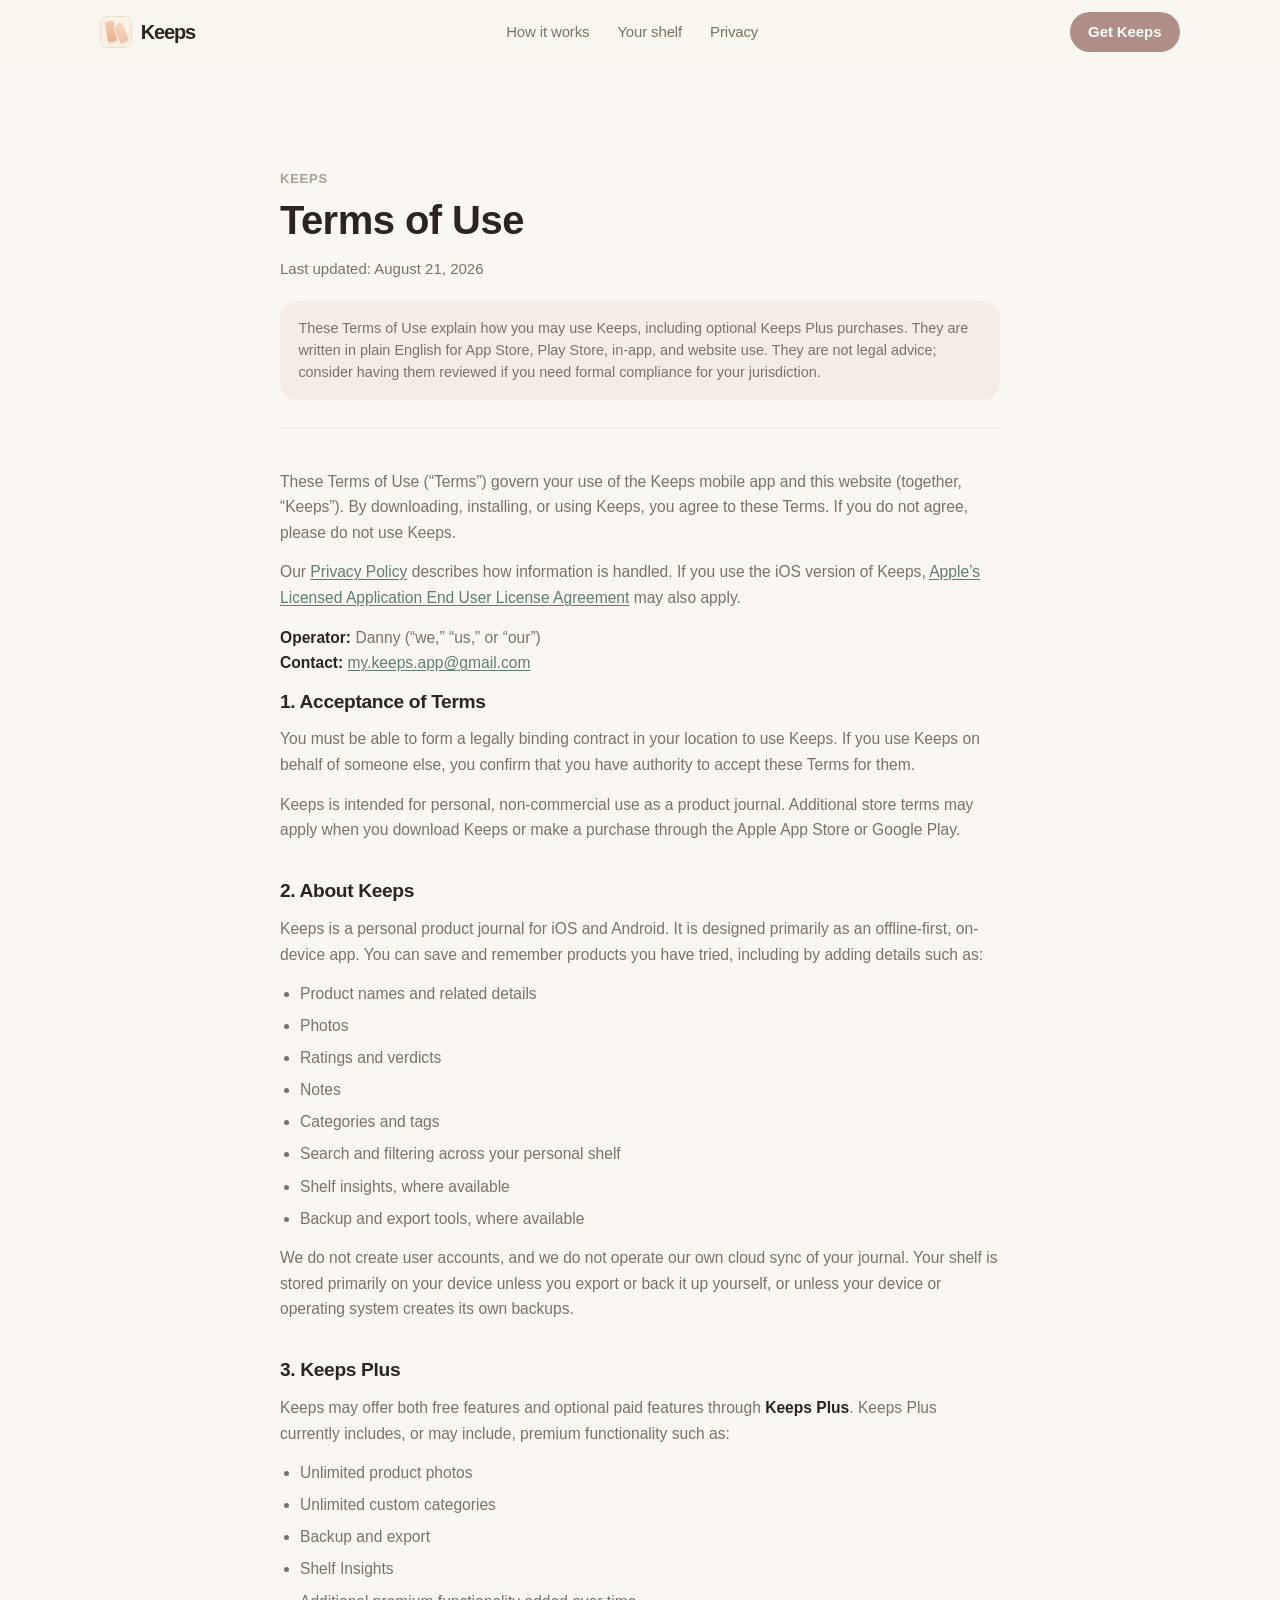
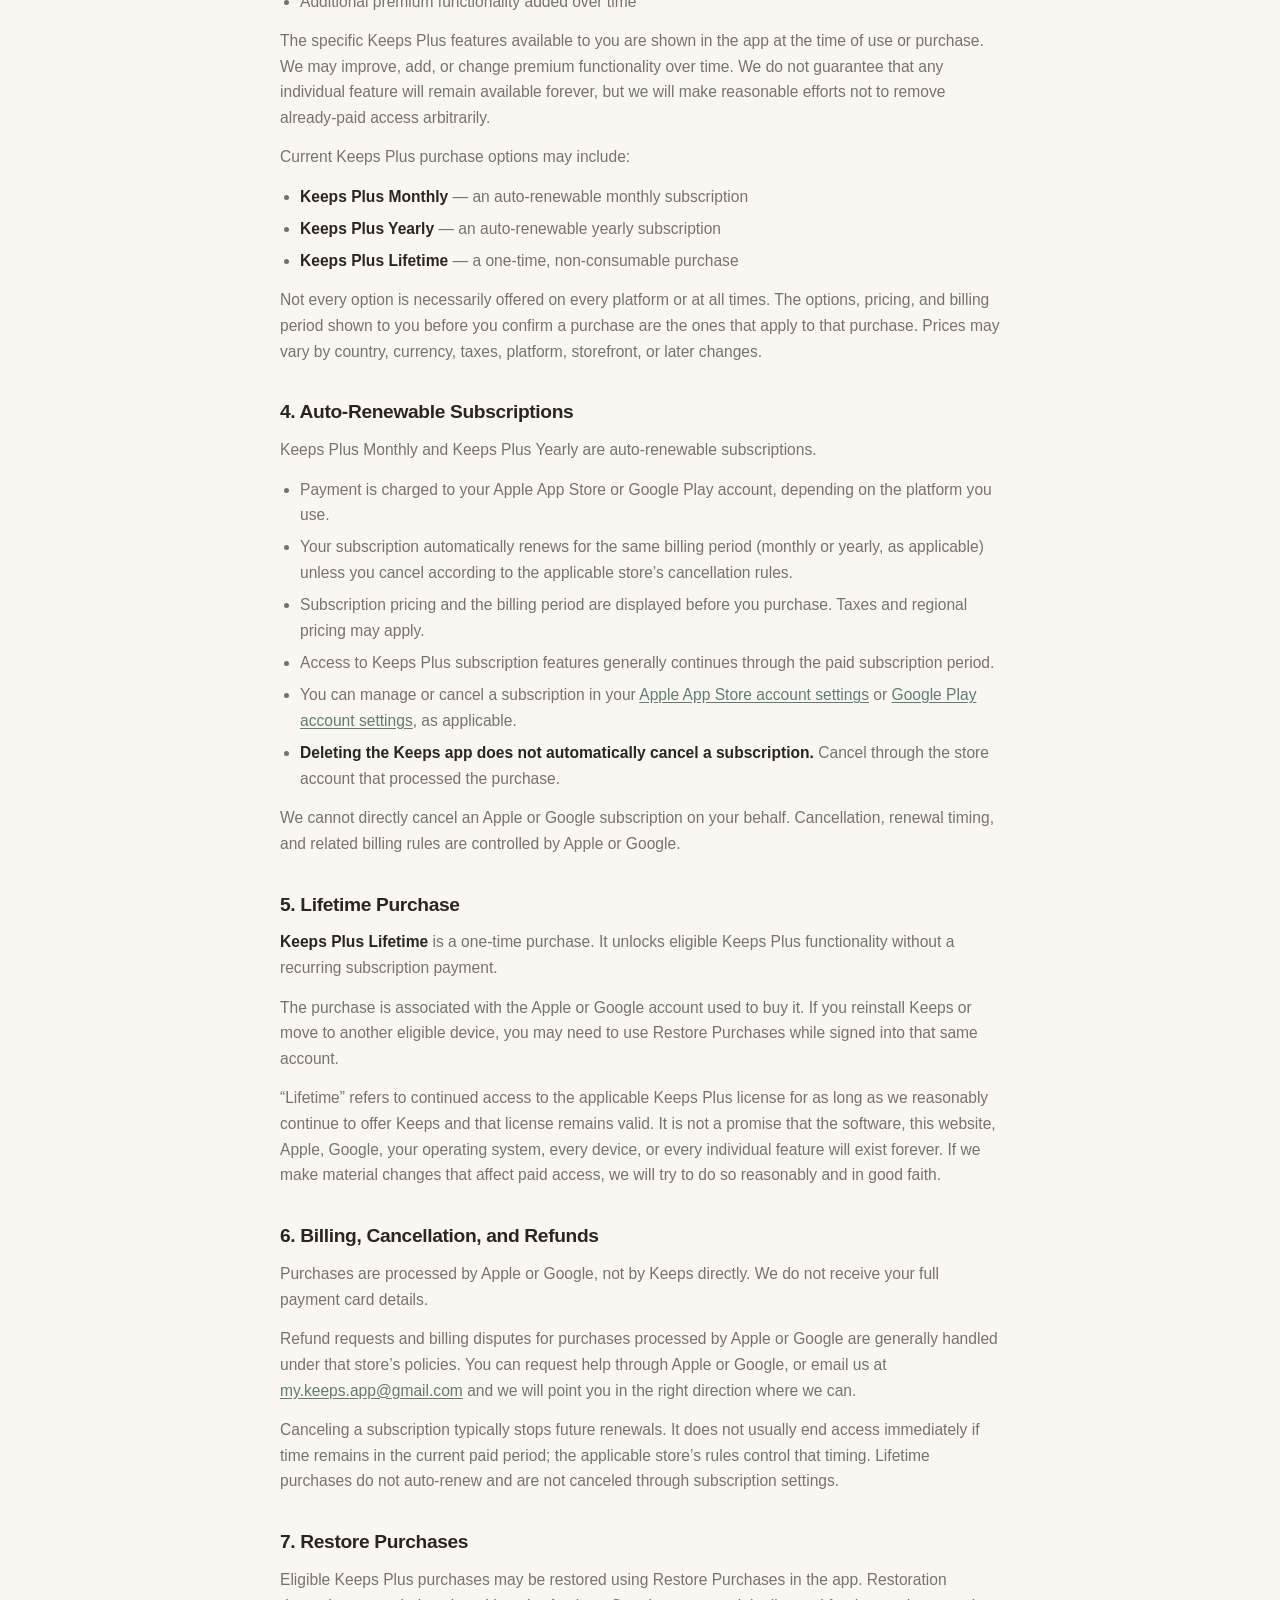
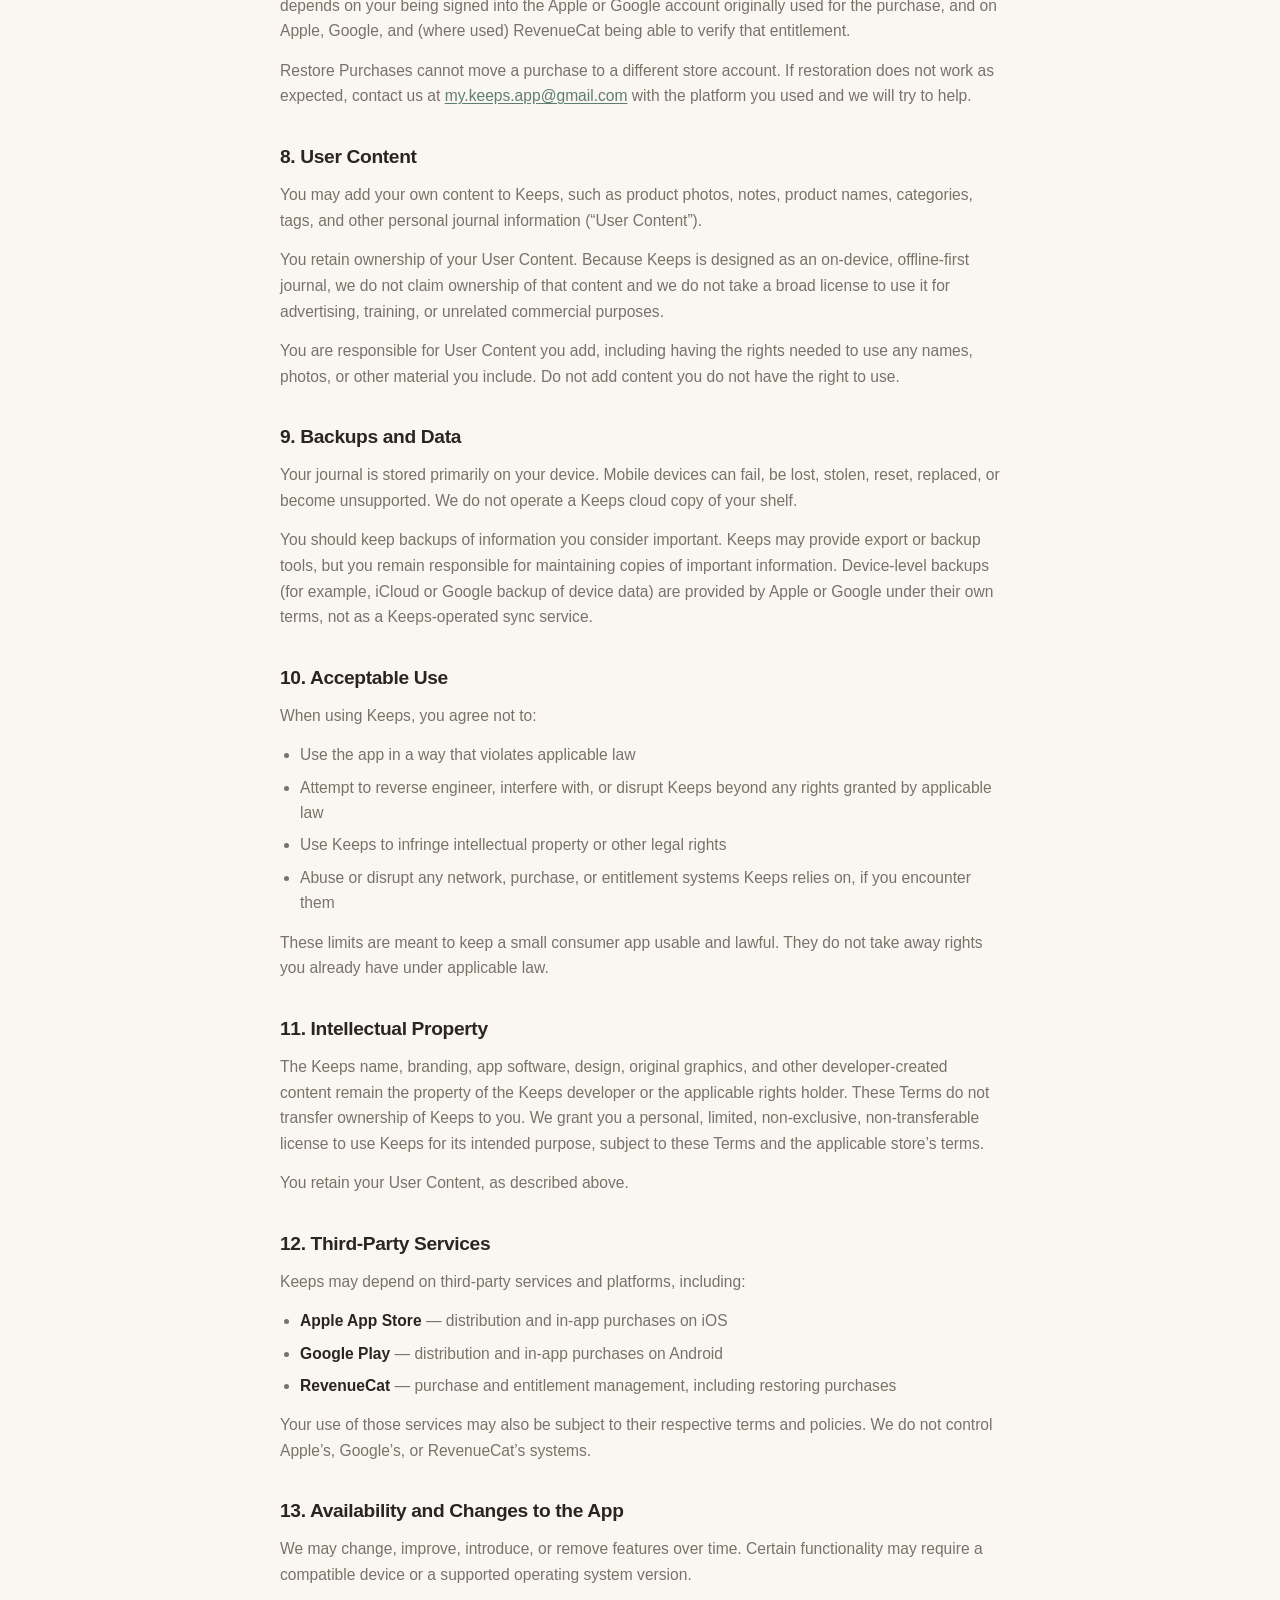
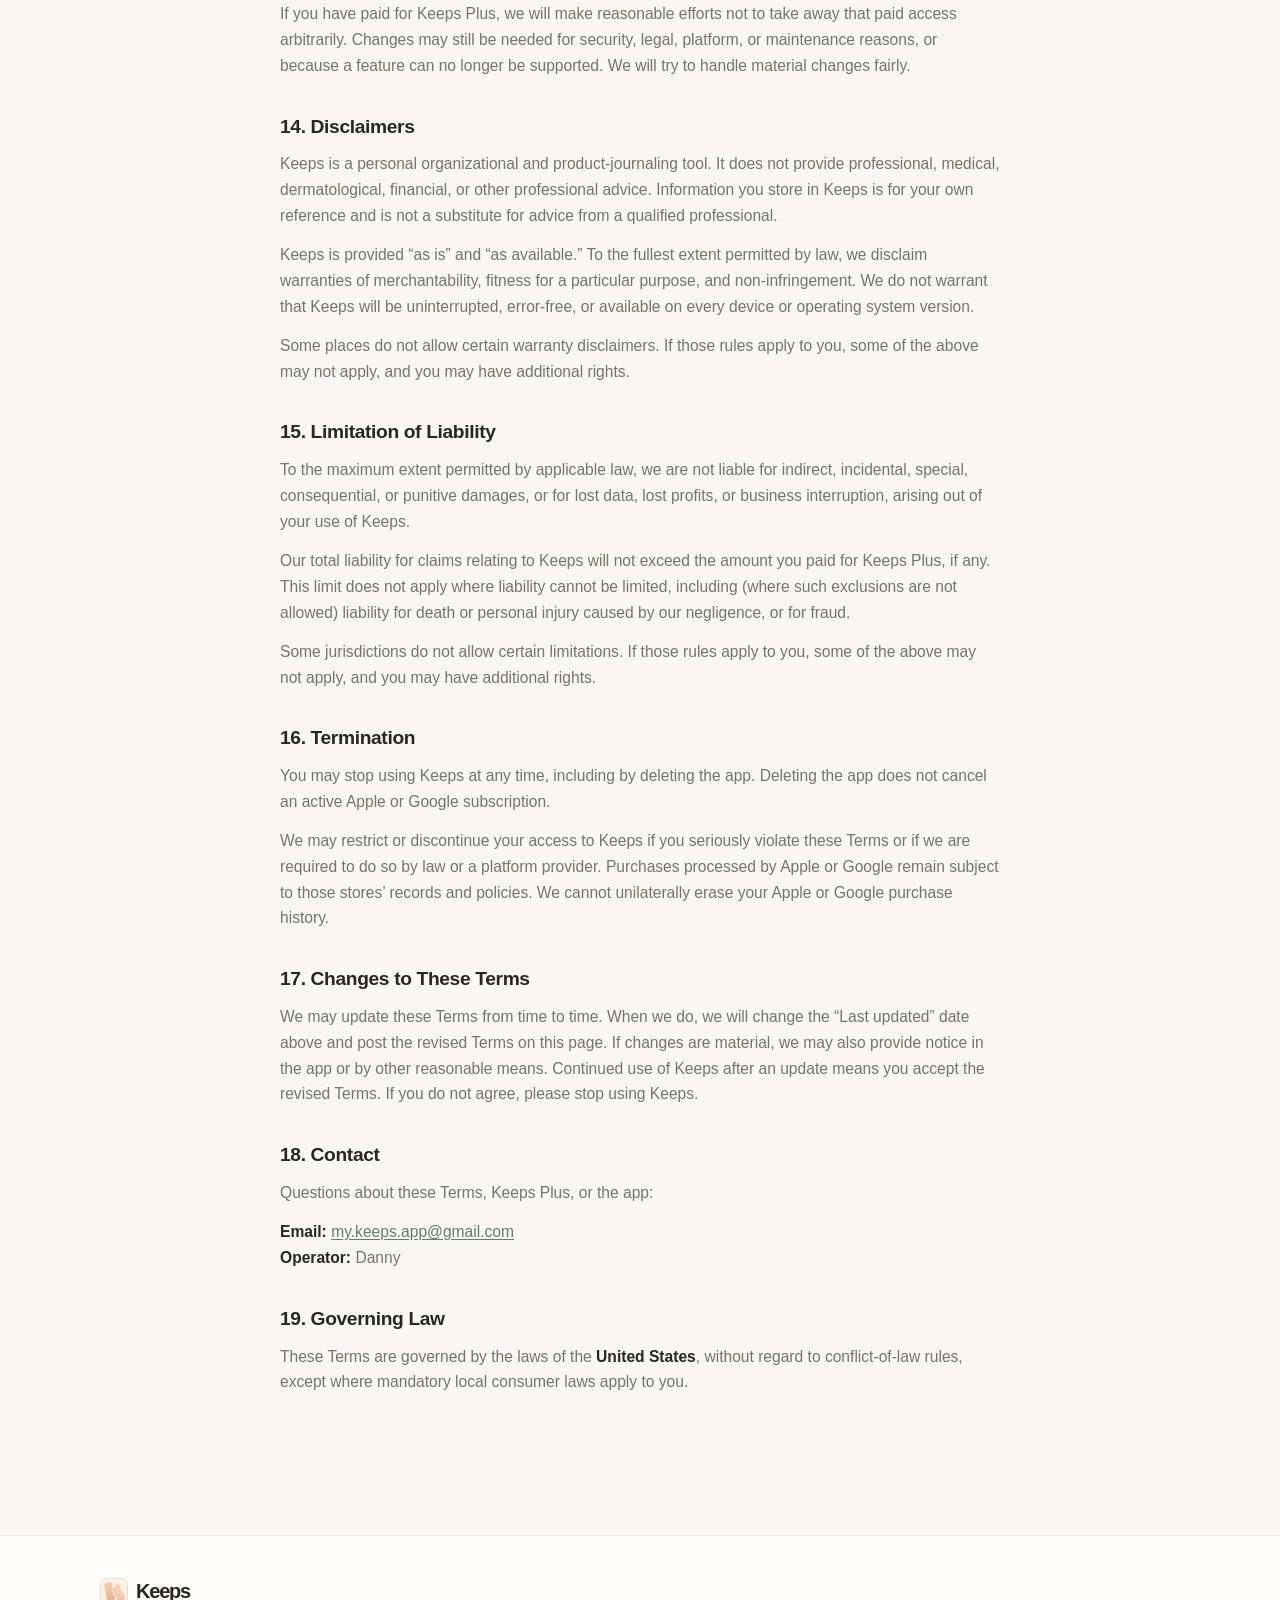
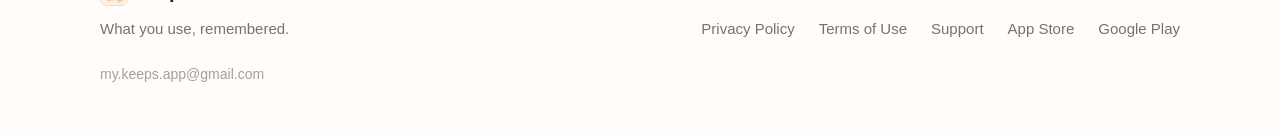
<file: terms.html>
<!DOCTYPE html>
<html lang="en">
  <head>
    <meta charset="UTF-8" />
    <meta name="viewport" content="width=device-width, initial-scale=1.0" />
    <title>Terms of Use — Keeps</title>
    <meta
      name="description"
      content="Terms of Use for Keeps, a personal product journal, including Keeps Plus subscriptions and purchases."
    />
    <meta name="theme-color" content="#FAF7F2" />
    <link rel="icon" href="img/favicon-32.png" type="image/png" sizes="32x32" />
    <link rel="apple-touch-icon" href="img/apple-touch-icon.png" sizes="180x180" />
    <link rel="stylesheet" href="styles.css" />
  </head>
  <body>
    <a class="skip-link" href="#main">Skip to content</a>

    <header class="site-header">
      <div class="shell header-inner">
        <a class="nav-brand" href="index.html" aria-label="Keeps home">
          <img
            class="brand-icon brand-icon-nav"
            src="img/icon-64.png"
            width="32"
            height="32"
            alt=""
            decoding="async"
          />
          <span class="nav-wordmark">Keeps</span>
        </a>
        <nav class="nav-links" aria-label="Primary">
          <a href="index.html#how">How it works</a>
          <a href="index.html#shelf">Your shelf</a>
          <a href="privacy.html">Privacy</a>
        </nav>
        <a class="btn btn-nav" href="index.html#download">Get Keeps</a>
      </div>
    </header>

    <main id="main">
      <article class="section legal-page">
        <div class="shell narrow">
          <header class="legal-header">
            <p class="legal-eyebrow">Keeps</p>
            <h1>Terms of Use</h1>
            <p class="legal-meta">Last updated: August 21, 2026</p>
            <p class="legal-disclaimer">
              These Terms of Use explain how you may use Keeps, including optional
              Keeps Plus purchases. They are written in plain English for App Store,
              Play Store, in-app, and website use. They are not legal advice; consider
              having them reviewed if you need formal compliance for your jurisdiction.
            </p>
          </header>

          <div class="legal-body">
            <p>
              These Terms of Use (“Terms”) govern your use of the Keeps mobile app and
              this website (together, “Keeps”). By downloading, installing, or using
              Keeps, you agree to these Terms. If you do not agree, please do not use
              Keeps.
            </p>
            <p>
              Our
              <a href="privacy.html">Privacy Policy</a>
              describes how information is handled. If you use the iOS version of Keeps,
              <a
                href="https://www.apple.com/legal/internet-services/itunes/dev/stdeula/"
                rel="noopener noreferrer"
                >Apple’s Licensed Application End User License Agreement</a>
              may also apply.
            </p>
            <p>
              <strong>Operator:</strong> Danny (“we,” “us,” or “our”)<br />
              <strong>Contact:</strong>
              <a href="mailto:my.keeps.app@gmail.com">my.keeps.app@gmail.com</a>
            </p>

            <section aria-labelledby="acceptance">
              <h2 id="acceptance">1. Acceptance of Terms</h2>
              <p>
                You must be able to form a legally binding contract in your location to
                use Keeps. If you use Keeps on behalf of someone else, you confirm that
                you have authority to accept these Terms for them.
              </p>
              <p>
                Keeps is intended for personal, non-commercial use as a product journal.
                Additional store terms may apply when you download Keeps or make a
                purchase through the Apple App Store or Google Play.
              </p>
            </section>

            <section aria-labelledby="about">
              <h2 id="about">2. About Keeps</h2>
              <p>
                Keeps is a personal product journal for iOS and Android. It is designed
                primarily as an offline-first, on-device app. You can save and remember
                products you have tried, including by adding details such as:
              </p>
              <ul>
                <li>Product names and related details</li>
                <li>Photos</li>
                <li>Ratings and verdicts</li>
                <li>Notes</li>
                <li>Categories and tags</li>
                <li>Search and filtering across your personal shelf</li>
                <li>Shelf insights, where available</li>
                <li>Backup and export tools, where available</li>
              </ul>
              <p>
                We do not create user accounts, and we do not operate our own cloud sync
                of your journal. Your shelf is stored primarily on your device unless you
                export or back it up yourself, or unless your device or operating system
                creates its own backups.
              </p>
            </section>

            <section aria-labelledby="plus">
              <h2 id="plus">3. Keeps Plus</h2>
              <p>
                Keeps may offer both free features and optional paid features through
                <strong>Keeps Plus</strong>. Keeps Plus currently includes, or may
                include, premium functionality such as:
              </p>
              <ul>
                <li>Unlimited product photos</li>
                <li>Unlimited custom categories</li>
                <li>Backup and export</li>
                <li>Shelf Insights</li>
                <li>Additional premium functionality added over time</li>
              </ul>
              <p>
                The specific Keeps Plus features available to you are shown in the app
                at the time of use or purchase. We may improve, add, or change premium
                functionality over time. We do not guarantee that any individual
                feature will remain available forever, but we will make reasonable
                efforts not to remove already-paid access arbitrarily.
              </p>
              <p>Current Keeps Plus purchase options may include:</p>
              <ul>
                <li>
                  <strong>Keeps Plus Monthly</strong> — an auto-renewable monthly
                  subscription
                </li>
                <li>
                  <strong>Keeps Plus Yearly</strong> — an auto-renewable yearly
                  subscription
                </li>
                <li>
                  <strong>Keeps Plus Lifetime</strong> — a one-time, non-consumable
                  purchase
                </li>
              </ul>
              <p>
                Not every option is necessarily offered on every platform or at all
                times. The options, pricing, and billing period shown to you before you
                confirm a purchase are the ones that apply to that purchase. Prices may
                vary by country, currency, taxes, platform, storefront, or later
                changes.
              </p>
            </section>

            <section aria-labelledby="subscriptions">
              <h2 id="subscriptions">4. Auto-Renewable Subscriptions</h2>
              <p>
                Keeps Plus Monthly and Keeps Plus Yearly are auto-renewable
                subscriptions.
              </p>
              <ul>
                <li>
                  Payment is charged to your Apple App Store or Google Play account,
                  depending on the platform you use.
                </li>
                <li>
                  Your subscription automatically renews for the same billing period
                  (monthly or yearly, as applicable) unless you cancel according to the
                  applicable store’s cancellation rules.
                </li>
                <li>
                  Subscription pricing and the billing period are displayed before you
                  purchase. Taxes and regional pricing may apply.
                </li>
                <li>
                  Access to Keeps Plus subscription features generally continues through
                  the paid subscription period.
                </li>
                <li>
                  You can manage or cancel a subscription in your
                  <a
                    href="https://support.apple.com/HT202039"
                    rel="noopener noreferrer"
                    >Apple App Store account settings</a>
                  or
                  <a
                    href="https://support.google.com/googleplay/answer/7018481"
                    rel="noopener noreferrer"
                    >Google Play account settings</a>,
                  as applicable.
                </li>
                <li>
                  <strong>Deleting the Keeps app does not automatically cancel a
                  subscription.</strong>
                  Cancel through the store account that processed the purchase.
                </li>
              </ul>
              <p>
                We cannot directly cancel an Apple or Google subscription on your
                behalf. Cancellation, renewal timing, and related billing rules are
                controlled by Apple or Google.
              </p>
            </section>

            <section aria-labelledby="lifetime">
              <h2 id="lifetime">5. Lifetime Purchase</h2>
              <p>
                <strong>Keeps Plus Lifetime</strong> is a one-time purchase. It unlocks
                eligible Keeps Plus functionality without a recurring subscription
                payment.
              </p>
              <p>
                The purchase is associated with the Apple or Google account used to buy
                it. If you reinstall Keeps or move to another eligible device, you may
                need to use Restore Purchases while signed into that same account.
              </p>
              <p>
                “Lifetime” refers to continued access to the applicable Keeps Plus
                license for as long as we reasonably continue to offer Keeps and that
                license remains valid. It is not a promise that the software, this
                website, Apple, Google, your operating system, every device, or every
                individual feature will exist forever. If we make material changes that
                affect paid access, we will try to do so reasonably and in good faith.
              </p>
            </section>

            <section aria-labelledby="billing">
              <h2 id="billing">6. Billing, Cancellation, and Refunds</h2>
              <p>
                Purchases are processed by Apple or Google, not by Keeps directly. We
                do not receive your full payment card details.
              </p>
              <p>
                Refund requests and billing disputes for purchases processed by Apple or
                Google are generally handled under that store’s policies. You can
                request help through Apple or Google, or email us at
                <a href="mailto:my.keeps.app@gmail.com">my.keeps.app@gmail.com</a>
                and we will point you in the right direction where we can.
              </p>
              <p>
                Canceling a subscription typically stops future renewals. It does not
                usually end access immediately if time remains in the current paid
                period; the applicable store’s rules control that timing. Lifetime
                purchases do not auto-renew and are not canceled through subscription
                settings.
              </p>
            </section>

            <section aria-labelledby="restore">
              <h2 id="restore">7. Restore Purchases</h2>
              <p>
                Eligible Keeps Plus purchases may be restored using Restore Purchases in
                the app. Restoration depends on your being signed into the Apple or
                Google account originally used for the purchase, and on Apple, Google,
                and (where used) RevenueCat being able to verify that entitlement.
              </p>
              <p>
                Restore Purchases cannot move a purchase to a different store account.
                If restoration does not work as expected, contact us at
                <a href="mailto:my.keeps.app@gmail.com">my.keeps.app@gmail.com</a>
                with the platform you used and we will try to help.
              </p>
            </section>

            <section aria-labelledby="content">
              <h2 id="content">8. User Content</h2>
              <p>
                You may add your own content to Keeps, such as product photos, notes,
                product names, categories, tags, and other personal journal information
                (“User Content”).
              </p>
              <p>
                You retain ownership of your User Content. Because Keeps is designed as
                an on-device, offline-first journal, we do not claim ownership of that
                content and we do not take a broad license to use it for advertising,
                training, or unrelated commercial purposes.
              </p>
              <p>
                You are responsible for User Content you add, including having the
                rights needed to use any names, photos, or other material you include.
                Do not add content you do not have the right to use.
              </p>
            </section>

            <section aria-labelledby="backups">
              <h2 id="backups">9. Backups and Data</h2>
              <p>
                Your journal is stored primarily on your device. Mobile devices can
                fail, be lost, stolen, reset, replaced, or become unsupported. We do not
                operate a Keeps cloud copy of your shelf.
              </p>
              <p>
                You should keep backups of information you consider important. Keeps may
                provide export or backup tools, but you remain responsible for
                maintaining copies of important information. Device-level backups (for
                example, iCloud or Google backup of device data) are provided by Apple
                or Google under their own terms, not as a Keeps-operated sync service.
              </p>
            </section>

            <section aria-labelledby="acceptable-use">
              <h2 id="acceptable-use">10. Acceptable Use</h2>
              <p>When using Keeps, you agree not to:</p>
              <ul>
                <li>Use the app in a way that violates applicable law</li>
                <li>
                  Attempt to reverse engineer, interfere with, or disrupt Keeps beyond
                  any rights granted by applicable law
                </li>
                <li>
                  Use Keeps to infringe intellectual property or other legal rights
                </li>
                <li>
                  Abuse or disrupt any network, purchase, or entitlement systems Keeps
                  relies on, if you encounter them
                </li>
              </ul>
              <p>
                These limits are meant to keep a small consumer app usable and lawful.
                They do not take away rights you already have under applicable law.
              </p>
            </section>

            <section aria-labelledby="ip">
              <h2 id="ip">11. Intellectual Property</h2>
              <p>
                The Keeps name, branding, app software, design, original graphics, and
                other developer-created content remain the property of the Keeps
                developer or the applicable rights holder. These Terms do not transfer
                ownership of Keeps to you. We grant you a personal, limited,
                non-exclusive, non-transferable license to use Keeps for its intended
                purpose, subject to these Terms and the applicable store’s terms.
              </p>
              <p>You retain your User Content, as described above.</p>
            </section>

            <section aria-labelledby="third-parties">
              <h2 id="third-parties">12. Third-Party Services</h2>
              <p>
                Keeps may depend on third-party services and platforms, including:
              </p>
              <ul>
                <li>
                  <strong>Apple App Store</strong> — distribution and in-app purchases
                  on iOS
                </li>
                <li>
                  <strong>Google Play</strong> — distribution and in-app purchases on
                  Android
                </li>
                <li>
                  <strong>RevenueCat</strong> — purchase and entitlement management,
                  including restoring purchases
                </li>
              </ul>
              <p>
                Your use of those services may also be subject to their respective terms
                and policies. We do not control Apple’s, Google’s, or RevenueCat’s
                systems.
              </p>
            </section>

            <section aria-labelledby="availability">
              <h2 id="availability">13. Availability and Changes to the App</h2>
              <p>
                We may change, improve, introduce, or remove features over time.
                Certain functionality may require a compatible device or a supported
                operating system version.
              </p>
              <p>
                If you have paid for Keeps Plus, we will make reasonable efforts not to
                take away that paid access arbitrarily. Changes may still be needed for
                security, legal, platform, or maintenance reasons, or because a feature
                can no longer be supported. We will try to handle material changes
                fairly.
              </p>
            </section>

            <section aria-labelledby="disclaimers">
              <h2 id="disclaimers">14. Disclaimers</h2>
              <p>
                Keeps is a personal organizational and product-journaling tool. It does
                not provide professional, medical, dermatological, financial, or other
                professional advice. Information you store in Keeps is for your own
                reference and is not a substitute for advice from a qualified
                professional.
              </p>
              <p>
                Keeps is provided “as is” and “as available.” To the fullest extent
                permitted by law, we disclaim warranties of merchantability, fitness for
                a particular purpose, and non-infringement. We do not warrant that Keeps
                will be uninterrupted, error-free, or available on every device or
                operating system version.
              </p>
              <p>
                Some places do not allow certain warranty disclaimers. If those rules
                apply to you, some of the above may not apply, and you may have
                additional rights.
              </p>
            </section>

            <section aria-labelledby="liability">
              <h2 id="liability">15. Limitation of Liability</h2>
              <p>
                To the maximum extent permitted by applicable law, we are not liable for
                indirect, incidental, special, consequential, or punitive damages, or
                for lost data, lost profits, or business interruption, arising out of
                your use of Keeps.
              </p>
              <p>
                Our total liability for claims relating to Keeps will not exceed the
                amount you paid for Keeps Plus, if any. This limit does not apply where
                liability cannot be limited, including (where such exclusions are not
                allowed) liability for death or personal injury caused by our
                negligence, or for fraud.
              </p>
              <p>
                Some jurisdictions do not allow certain limitations. If those rules
                apply to you, some of the above may not apply, and you may have
                additional rights.
              </p>
            </section>

            <section aria-labelledby="termination">
              <h2 id="termination">16. Termination</h2>
              <p>
                You may stop using Keeps at any time, including by deleting the app.
                Deleting the app does not cancel an active Apple or Google subscription.
              </p>
              <p>
                We may restrict or discontinue your access to Keeps if you seriously
                violate these Terms or if we are required to do so by law or a platform
                provider. Purchases processed by Apple or Google remain subject to those
                stores’ records and policies. We cannot unilaterally erase your Apple or
                Google purchase history.
              </p>
            </section>

            <section aria-labelledby="changes">
              <h2 id="changes">17. Changes to These Terms</h2>
              <p>
                We may update these Terms from time to time. When we do, we will change
                the “Last updated” date above and post the revised Terms on this page.
                If changes are material, we may also provide notice in the app or by
                other reasonable means. Continued use of Keeps after an update means you
                accept the revised Terms. If you do not agree, please stop using Keeps.
              </p>
            </section>

            <section aria-labelledby="contact">
              <h2 id="contact">18. Contact</h2>
              <p>Questions about these Terms, Keeps Plus, or the app:</p>
              <p>
                <strong>Email:</strong>
                <a href="mailto:my.keeps.app@gmail.com">my.keeps.app@gmail.com</a><br />
                <strong>Operator:</strong> Danny
              </p>
            </section>

            <section aria-labelledby="law">
              <h2 id="law">19. Governing Law</h2>
              <p>
                These Terms are governed by the laws of the
                <strong>United States</strong>, without regard to conflict-of-law
                rules, except where mandatory local consumer laws apply to you.
              </p>
            </section>
          </div>
        </div>
      </article>
    </main>

    <footer class="site-footer">
      <div class="shell footer-inner">
        <div class="footer-brand">
          <p class="footer-wordmark">
            <img
              class="brand-icon brand-icon-footer"
              src="img/icon-64.png"
              width="28"
              height="28"
              alt=""
              decoding="async"
            />
            Keeps
          </p>
          <p class="footer-tag">What you use, remembered.</p>
        </div>
        <div class="footer-links">
          <a href="privacy.html">Privacy Policy</a>
          <a href="terms.html" aria-current="page">Terms of Use</a>
          <a href="support.html">Support</a>
          <a
            href="https://apps.apple.com/us/app/keeps-product-journal/id6794749224"
            rel="noopener noreferrer"
            >App Store</a>
          <a href="index.html#store-google">Google Play</a>
        </div>
        <p class="footer-meta">
          <a href="mailto:my.keeps.app@gmail.com">my.keeps.app@gmail.com</a>
        </p>
      </div>
    </footer>

    <script src="script.js"></script>
  </body>
</html>
</file>
<file: styles.css>
/* Keeps — warm editorial marketing */

:root {
  --bg: #faf7f2;
  --surface: #fffcf9;
  --surface-alt: #f3ede6;
  --text: #2c2420;
  --text-secondary: #7a7268;
  --text-muted: #a89f96;
  --brand: #c4a5a0;
  --btn: #b08e88;
  --primary-muted: #f5ebe9;
  --sage: #7a9b8e;
  --sage-muted: #e8f0ec;
  --sage-dark: #5f7d71;
  --taupe: #8b7e74;
  --accent-muted: #ede6df;
  --border: #e8dfd6;
  --divider: #f0e9e2;
  --star: #d4a574;
  --regret: #c17b63;
  --on-primary: #ffffff;

  --chip-blush: #e8d4cf;
  --chip-sage: #d4e4dc;
  --chip-sand: #e8dfd6;
  --chip-lavender: #e4d8e8;
  --chip-sky: #dce8f0;
  --chip-peach: #f0e4d4;

  --shadow: 0 4px 16px rgba(44, 36, 32, 0.06);
  --radius-sm: 12px;
  --radius-md: 14px;
  --radius-lg: 18px;
  --radius-xl: 24px;
  --radius-2xl: 28px;

  --font: -apple-system, BlinkMacSystemFont, "SF Pro Text", "SF Pro Display",
    "Helvetica Neue", "Segoe UI", sans-serif;
  --ease: cubic-bezier(0.22, 1, 0.36, 1);
  --shell: min(1120px, calc(100% - 48px));
}

*,
*::before,
*::after {
  box-sizing: border-box;
}

html {
  scroll-behavior: smooth;
}

body {
  margin: 0;
  font-family: var(--font);
  font-size: 16.5px;
  font-weight: 400;
  line-height: 1.55;
  color: var(--text);
  background: var(--bg);
  -webkit-font-smoothing: antialiased;
  -moz-osx-font-smoothing: grayscale;
}

img {
  max-width: 100%;
  display: block;
}

a {
  color: inherit;
  text-decoration: none;
}

button {
  font: inherit;
}

:focus-visible {
  outline: 2px solid var(--brand);
  outline-offset: 3px;
}

.btn:focus-visible {
  outline-offset: 3px;
}

.shell {
  width: var(--shell);
  margin-inline: auto;
}

.shell.narrow {
  width: min(720px, calc(100% - 48px));
}

.skip-link {
  position: absolute;
  left: -9999px;
  top: 0;
  background: var(--btn);
  color: var(--on-primary);
  padding: 0.75rem 1rem;
  z-index: 100;
  border-radius: var(--radius-md);
}

.skip-link:focus {
  left: 1rem;
  top: 1rem;
}

/* ——— Header ——— */

.site-header {
  position: sticky;
  top: 0;
  z-index: 40;
  background: rgba(250, 247, 242, 0.86);
  backdrop-filter: blur(12px);
  -webkit-backdrop-filter: blur(12px);
  border-bottom: 1px solid transparent;
  transition: border-color 160ms var(--ease), background 160ms var(--ease);
}

.site-header.is-scrolled {
  border-bottom-color: var(--divider);
}

.header-inner {
  display: flex;
  align-items: center;
  justify-content: space-between;
  gap: 1.5rem;
  min-height: 64px;
  padding-block: 0.5rem;
}

.nav-brand {
  display: inline-flex;
  align-items: center;
  gap: 0.55rem;
}

.nav-wordmark {
  font-size: 1.25rem;
  font-weight: 700;
  letter-spacing: -0.06em;
  line-height: 1.05;
  color: var(--text);
}

.brand-icon {
  display: block;
  flex-shrink: 0;
  border-radius: 22%;
  object-fit: cover;
  background: var(--surface);
}

.brand-icon-nav {
  width: 32px;
  height: 32px;
  border: 1px solid var(--border);
}

.brand-icon-btn {
  width: 28px;
  height: 28px;
  border-radius: 7px;
}

.brand-icon-footer {
  width: 28px;
  height: 28px;
  border: 1px solid var(--border);
}

.btn .brand-icon-btn {
  margin-right: 0.15rem;
}

.btn-primary .brand-icon-btn {
  box-shadow: 0 0 0 1px rgba(255, 255, 255, 0.35);
}

.btn-secondary .brand-icon-btn {
  border: 1px solid var(--border);
}

.nav-links {
  display: none;
  gap: 1.75rem;
}

.nav-links a {
  font-size: 0.9375rem;
  font-weight: 500;
  color: var(--text-secondary);
  letter-spacing: -0.01em;
  transition: color 140ms var(--ease);
}

.nav-links a:hover {
  color: var(--text);
}

.btn {
  display: inline-flex;
  align-items: center;
  justify-content: center;
  gap: 0.65rem;
  min-height: 54px;
  padding: 0 1.5rem;
  border-radius: var(--radius-xl);
  font-size: 16px;
  font-weight: 600;
  letter-spacing: -0.1px;
  border: 1px solid transparent;
  cursor: pointer;
  transition: transform 140ms var(--ease), background 140ms var(--ease),
    border-color 140ms var(--ease), opacity 140ms var(--ease);
}

.btn:active {
  transform: scale(0.98);
}

.btn-primary {
  background: var(--btn);
  color: var(--on-primary);
}

.btn-primary:hover {
  background: #a4827c;
}

.btn-secondary {
  background: var(--surface);
  color: var(--text);
  border-color: var(--border);
}

.btn-secondary:hover {
  background: var(--surface-alt);
}

.btn-nav {
  min-height: 40px;
  padding: 0 1.1rem;
  font-size: 0.9375rem;
  background: var(--btn);
  color: var(--on-primary);
  border-radius: 20px;
}

.btn-nav:hover {
  background: #a4827c;
}

.text-link {
  display: inline-block;
  margin-top: 1.25rem;
  font-size: 0.975rem;
  font-weight: 500;
  color: var(--taupe);
  letter-spacing: -0.01em;
  border-bottom: 1px solid var(--border);
  padding-bottom: 2px;
  transition: color 140ms var(--ease), border-color 140ms var(--ease);
}

.text-link:hover {
  color: var(--text);
  border-bottom-color: var(--text-muted);
}

/* ——— Hero ——— */

.hero {
  position: relative;
  display: flex;
  align-items: stretch;
  overflow: hidden;
  padding-block: 1.5rem 0;
}

.hero-plane {
  position: absolute;
  inset: 0;
  background: var(--bg);
  pointer-events: none;
  z-index: 0;
}

.hero-layout {
  position: relative;
  z-index: 1;
  display: grid;
  grid-template-columns: 1fr;
  gap: 2.5rem;
  align-items: end;
  width: var(--shell);
  margin-inline: auto;
  padding-bottom: 0;
}

.hero-copy {
  padding-block: 1.5rem 0.5rem;
  max-width: 28rem;
  animation: rise 700ms var(--ease) both;
}

.brand-hero {
  margin: 0 0 0.85rem;
  font-size: clamp(2.85rem, 7vw, 3.75rem);
  font-weight: 700;
  letter-spacing: -1.4px;
  line-height: 1.05;
  color: var(--text);
}

.hero-tagline {
  margin: 0 0 0.75rem;
  font-size: clamp(1.2rem, 2.6vw, 1.5rem);
  font-weight: 600;
  letter-spacing: -0.45px;
  line-height: 1.3;
  color: var(--text);
}

.hero-support {
  margin: 0 0 1.5rem;
  font-size: 1.025rem;
  line-height: 1.55;
  color: var(--text-secondary);
  max-width: 26rem;
}

.cta-group {
  display: flex;
  flex-direction: column;
  gap: 0.75rem;
  max-width: 22rem;
}

.cta-group-center {
  margin-inline: auto;
  max-width: 22rem;
}

.hero-visual {
  display: flex;
  justify-content: center;
  align-items: flex-end;
  animation: rise 800ms var(--ease) 80ms both;
}

.hero-mockup {
  width: min(100%, 280px);
  height: auto;
  display: block;
  border-radius: 28px;
  box-shadow: 0 18px 40px rgba(44, 36, 32, 0.1);
}

.chip {
  flex-shrink: 0;
  display: inline-flex;
  align-items: center;
  padding: 0.4rem 0.85rem;
  border-radius: var(--radius-xl);
  font-size: 0.8125rem;
  font-weight: 500;
  letter-spacing: -0.01em;
  background: var(--surface-alt);
  color: var(--text);
  border: 1px solid transparent;
}

.chip-blush {
  background: var(--chip-blush);
}

.chip-sage {
  background: var(--chip-sage);
}

.chip-sand {
  background: var(--chip-sand);
}

.chip-lavender {
  background: var(--chip-lavender);
}

.chip-sky {
  background: var(--chip-sky);
}

.chip-peach {
  background: var(--chip-peach);
}

.verdict {
  display: inline-flex;
  align-items: center;
  padding: 0.22rem 0.55rem;
  border-radius: 10px;
  font-size: 0.7rem;
  font-weight: 600;
  letter-spacing: -0.01em;
}

.verdict-favorite {
  background: var(--primary-muted);
  color: #8f6f6a;
}

.verdict-loved {
  background: var(--sage-muted);
  color: var(--sage-dark);
}

.verdict-fine {
  background: var(--accent-muted);
  color: var(--taupe);
}

.verdict-not {
  background: var(--surface-alt);
  color: var(--text-secondary);
}

.verdict-regret {
  background: #f3e4df;
  color: var(--regret);
}

.note-label {
  margin: 0 0 0.35rem;
  font-size: 0.7rem;
  font-weight: 600;
  letter-spacing: 0.03em;
  text-transform: uppercase;
  color: var(--text-muted);
}

.journal-quote p:not(.note-label) {
  margin: 0;
  font-size: 0.9rem;
  font-style: italic;
  line-height: 1.5;
  color: var(--text-secondary);
}

/* ——— Sections ——— */

.section {
  padding: 5.5rem 0;
}

.section-header {
  text-align: center;
  margin-bottom: 2.75rem;
}

.section-header h2 {
  margin: 0 0 0.75rem;
  font-size: clamp(1.75rem, 3.5vw, 2.25rem);
  font-weight: 700;
  letter-spacing: -0.6px;
  line-height: 1.15;
  color: var(--text);
}

.section-header p {
  margin: 0 auto;
  max-width: 36rem;
  font-size: 1.0625rem;
  color: var(--text-secondary);
}

/* How it works */

.how {
  border-top: 1px solid var(--divider);
}

.steps {
  list-style: none;
  margin: 0;
  padding: 0;
  display: grid;
  gap: 1.5rem;
}

.step {
  padding: 1.35rem 1.4rem;
  background: var(--surface);
  border: 1px solid var(--border);
  border-radius: var(--radius-2xl);
  box-shadow: var(--shadow);
}

.step-num {
  display: inline-flex;
  align-items: center;
  justify-content: center;
  width: 2rem;
  height: 2rem;
  margin-bottom: 0.85rem;
  border-radius: 10px;
  background: var(--primary-muted);
  color: #8f6f6a;
  font-size: 0.875rem;
  font-weight: 700;
  letter-spacing: -0.02em;
}

.step h3 {
  margin: 0 0 0.4rem;
  font-size: 1.125rem;
  font-weight: 600;
  letter-spacing: -0.35px;
}

.step p {
  margin: 0;
  color: var(--text-secondary);
  font-size: 1rem;
}

/* Shelf showcase */

.shelf {
  background: var(--surface);
  border-block: 1px solid var(--divider);
}

.shelf-showcase {
  display: flex;
  flex-direction: column;
  gap: 1.75rem;
}

.showcase-block {
  padding: 1.35rem 1.4rem;
  background: var(--bg);
  border: 1px solid var(--border);
  border-radius: var(--radius-2xl);
}

.showcase-label {
  margin: 0 0 0.85rem;
  font-size: 0.75rem;
  font-weight: 600;
  letter-spacing: 0.05em;
  text-transform: uppercase;
  color: var(--text-muted);
}

.collection-row {
  display: flex;
  flex-wrap: wrap;
  gap: 0.5rem;
}

.showcase-grid {
  display: grid;
  gap: 1rem;
}

.feature-panel {
  padding: 1.35rem 1.4rem;
  background: var(--bg);
  border: 1px solid var(--border);
  border-radius: var(--radius-2xl);
  box-shadow: var(--shadow);
}

.verdict-list {
  display: flex;
  flex-wrap: wrap;
  gap: 0.45rem;
  margin-bottom: 0.9rem;
}

.verdict-list .verdict {
  font-size: 0.8125rem;
  padding: 0.35rem 0.7rem;
  border-radius: 12px;
}

.section-pills {
  list-style: none;
  margin: 0 0 0.9rem;
  padding: 0;
  display: flex;
  flex-wrap: wrap;
  gap: 0.5rem;
}

.section-pills li {
  padding: 0.45rem 0.9rem;
  background: var(--sage-muted);
  color: var(--sage-dark);
  border-radius: var(--radius-xl);
  font-size: 0.875rem;
  font-weight: 600;
  letter-spacing: -0.01em;
}

.feature-copy {
  margin: 0;
  font-size: 0.975rem;
  color: var(--text-secondary);
}

.journal-quote {
  margin: 0 0 0.9rem;
  padding: 1rem 1.1rem;
  background: var(--surface-alt);
  border-radius: var(--radius-lg);
  border: none;
}

.plus-note {
  padding: 1.35rem 1.4rem;
  background: var(--primary-muted);
  border-radius: var(--radius-2xl);
  border: 1px solid #eadbd7;
}

.plus-note h3 {
  margin: 0 0 0.4rem;
  font-size: 1.0625rem;
  font-weight: 600;
  letter-spacing: -0.3px;
}

.plus-note p {
  margin: 0;
  color: var(--text-secondary);
  font-size: 0.975rem;
}

/* Privacy */

.privacy-points {
  list-style: none;
  margin: 0;
  padding: 0;
  display: grid;
  gap: 1.25rem;
}

.privacy-points li {
  display: grid;
  grid-template-columns: auto 1fr;
  gap: 1rem;
  align-items: start;
  padding: 1.25rem 1.35rem;
  background: var(--surface);
  border: 1px solid var(--border);
  border-radius: var(--radius-xl);
  box-shadow: var(--shadow);
}

.privacy-mark {
  width: 12px;
  height: 12px;
  margin-top: 0.4rem;
  border-radius: 50%;
  background: var(--sage);
  box-shadow: 0 0 0 6px var(--sage-muted);
}

.privacy-points h3 {
  margin: 0 0 0.25rem;
  font-size: 1.0625rem;
  font-weight: 600;
  letter-spacing: -0.3px;
}

.privacy-points p {
  margin: 0;
  color: var(--text-secondary);
  font-size: 0.975rem;
}

.privacy-policy-link {
  display: inline-block;
  margin-top: 1.75rem;
  font-size: 0.975rem;
  font-weight: 600;
  color: var(--sage-dark);
  letter-spacing: -0.01em;
  transition: color 140ms var(--ease);
}

.privacy-policy-link:hover {
  color: var(--text);
}

/* Legal / Privacy Policy page */

.legal-page {
  padding-block: 3.5rem 5rem;
}

.legal-header {
  margin-bottom: 2.5rem;
  padding-bottom: 1.75rem;
  border-bottom: 1px solid var(--divider);
}

.legal-eyebrow {
  margin: 0 0 0.5rem;
  font-size: 0.8125rem;
  font-weight: 600;
  letter-spacing: 0.06em;
  text-transform: uppercase;
  color: var(--text-muted);
}

.legal-header h1 {
  margin: 0 0 0.85rem;
  font-size: clamp(1.85rem, 4vw, 2.5rem);
  font-weight: 700;
  letter-spacing: -0.55px;
  line-height: 1.15;
}

.legal-meta {
  margin: 0 0 1.25rem;
  font-size: 0.9375rem;
  color: var(--text-secondary);
  line-height: 1.6;
}

.legal-disclaimer {
  margin: 0;
  padding: 1rem 1.15rem;
  font-size: 0.9rem;
  color: var(--text-secondary);
  background: var(--surface-alt);
  border-radius: var(--radius-lg);
  line-height: 1.55;
}

.legal-lede {
  margin: 0;
  color: var(--text-secondary);
  font-size: 0.975rem;
  line-height: 1.65;
}

.legal-body section {
  margin-bottom: 2.25rem;
}

.legal-body h2 {
  margin: 0 0 0.75rem;
  font-size: 1.2rem;
  font-weight: 650;
  letter-spacing: -0.35px;
  line-height: 1.3;
}

.legal-body h3 {
  margin: 1.35rem 0 0.5rem;
  font-size: 1.05rem;
  font-weight: 600;
  letter-spacing: -0.25px;
}

.legal-body p,
.legal-body li {
  color: var(--text-secondary);
  font-size: 0.975rem;
  line-height: 1.65;
}

.legal-body p {
  margin: 0 0 0.85rem;
}

.legal-body p:last-child {
  margin-bottom: 0;
}

.legal-body ul {
  margin: 0 0 0.85rem;
  padding-left: 1.25rem;
}

.legal-body li {
  margin-bottom: 0.4rem;
}

.legal-body li:last-child {
  margin-bottom: 0;
}

.legal-body a {
  color: var(--sage-dark);
  text-decoration: underline;
  text-underline-offset: 2px;
  transition: color 140ms var(--ease);
}

.legal-body a:hover {
  color: var(--text);
}

.legal-body strong {
  color: var(--text);
  font-weight: 600;
}

/* Support page */

.support-contact {
  display: flex;
  flex-wrap: wrap;
  align-items: center;
  justify-content: space-between;
  gap: 1.25rem 1.5rem;
  margin: 0 0 2.5rem;
  padding: 1.5rem 1.6rem;
  background: var(--surface);
  border: 1px solid var(--border);
  border-radius: var(--radius-2xl);
  box-shadow: var(--shadow);
}

.support-contact-label {
  margin: 0;
  font-size: 0.8125rem;
  font-weight: 600;
  letter-spacing: 0.06em;
  text-transform: uppercase;
  color: var(--text-muted);
}

.support-email {
  display: inline-block;
  margin-top: 0.35rem;
  font-size: 1.125rem;
  font-weight: 650;
  letter-spacing: -0.3px;
  color: var(--text);
}

.support-email:hover {
  color: var(--sage-dark);
}

.support-contact-note {
  margin: 0.45rem 0 0;
  font-size: 0.9rem;
  color: var(--text-secondary);
  line-height: 1.5;
}

/* Final CTA */

.final-cta {
  padding-block: 5rem 5.5rem;
  background: var(--bg);
}

.final-inner {
  text-align: center;
  padding: 2.75rem 1.5rem;
  background: var(--surface);
  border: 1px solid var(--border);
  border-radius: var(--radius-2xl);
  box-shadow: var(--shadow);
}

.final-inner h2 {
  margin: 0 0 0.75rem;
  font-size: clamp(1.5rem, 3.2vw, 2rem);
  font-weight: 700;
  letter-spacing: -0.55px;
  line-height: 1.2;
  max-width: 22ch;
  margin-inline: auto;
}

.final-inner > p {
  margin: 0 auto 1.75rem;
  color: var(--text-secondary);
  max-width: 28rem;
}

/* Footer */

.site-footer {
  border-top: 1px solid var(--divider);
  padding: 2.5rem 0 3rem;
  background: var(--surface);
}

.footer-inner {
  display: grid;
  gap: 1.5rem;
}

.footer-wordmark {
  margin: 0;
  display: inline-flex;
  align-items: center;
  gap: 0.5rem;
  font-size: 1.25rem;
  font-weight: 700;
  letter-spacing: -0.06em;
}

.footer-tag {
  margin: 0.25rem 0 0;
  font-size: 0.9375rem;
  color: var(--text-secondary);
}

.footer-links {
  display: flex;
  flex-wrap: wrap;
  gap: 1rem 1.5rem;
}

.footer-links a {
  font-size: 0.9375rem;
  font-weight: 500;
  color: var(--text-secondary);
  transition: color 140ms var(--ease);
}

.footer-links a:hover {
  color: var(--text);
}

.footer-meta {
  margin: 0;
  font-size: 0.875rem;
  color: var(--text-muted);
}

.footer-meta a:hover {
  color: var(--text-secondary);
}

/* Motion */

@keyframes rise {
  from {
    opacity: 0;
    transform: translateY(12px);
  }
  to {
    opacity: 1;
    transform: translateY(0);
  }
}

@media (prefers-reduced-motion: reduce) {
  html {
    scroll-behavior: auto;
  }

  *,
  *::before,
  *::after {
    animation-duration: 0.01ms !important;
    animation-iteration-count: 1 !important;
    transition-duration: 0.01ms !important;
  }
}

/* ——— Responsive ——— */

@media (min-width: 640px) {
  .cta-group {
    flex-direction: row;
    flex-wrap: wrap;
    max-width: none;
  }

  .cta-group .btn {
    min-width: 13.5rem;
  }

  .cta-group-center {
    justify-content: center;
  }

  .steps {
    grid-template-columns: repeat(3, 1fr);
    gap: 1rem;
  }

  .step {
    padding: 1.5rem 1.25rem;
  }

  .showcase-grid {
    grid-template-columns: 1fr 1fr;
  }

  .feature-panel-wide {
    grid-column: 1 / -1;
  }

  .footer-inner {
    grid-template-columns: 1fr auto;
    align-items: end;
  }

  .footer-meta {
    grid-column: 1 / -1;
  }
}

@media (min-width: 900px) {
  :root {
    --shell: min(1040px, calc(100% - 80px));
  }

  .nav-links {
    display: flex;
  }

  .hero {
    padding-block: 1.25rem 2.5rem;
    align-items: center;
    min-height: calc(100svh - 64px);
  }

  .hero-layout {
    /* One tight composition — copy + phone, not stretched edge-to-edge */
    grid-template-columns: minmax(0, 22rem) auto;
    gap: 2.75rem;
    justify-content: center;
    align-items: center;
    min-height: 0;
    padding-bottom: 0;
  }

  .hero-copy {
    padding-block: 0;
  }

  .hero-visual {
    justify-content: center;
    position: relative;
  }

  .hero-mockup {
    width: 300px;
  }

  .section {
    padding: 6.5rem 0;
  }

  .privacy-points {
    gap: 1rem;
  }
}

/* 13" laptops / shorter viewports: keep the first screen readable */
@media (min-width: 900px) and (max-height: 860px) {
  .hero {
    min-height: 0;
    padding-block: 0.75rem 1.75rem;
  }

  .hero-layout {
    gap: 2.25rem;
  }

  .brand-hero {
    font-size: 3.1rem;
    margin-bottom: 0.65rem;
  }

  .hero-tagline {
    font-size: 1.3rem;
  }

  .hero-support {
    margin-bottom: 1.15rem;
    font-size: 0.975rem;
  }

  .text-link {
    margin-top: 0.9rem;
  }

  .hero-mockup {
    width: 250px;
  }

  .btn {
    min-height: 48px;
  }
}

@media (min-width: 1200px) {
  :root {
    --shell: min(1080px, calc(100% - 96px));
  }

  .hero-layout {
    grid-template-columns: minmax(0, 24rem) auto;
    gap: 3.5rem;
  }

  .hero-mockup {
    width: 320px;
  }

  .brand-hero {
    font-size: 3.75rem;
  }
}

@media (max-width: 899px) {
  .hero {
    min-height: auto;
    padding-top: 1.25rem;
    padding-bottom: 2rem;
  }

  .hero-visual {
    margin-inline: auto;
  }
}

@media (max-width: 479px) {
  :root {
    --shell: calc(100% - 40px);
  }

  .shell.narrow {
    width: calc(100% - 40px);
  }

  .btn-nav {
    font-size: 0.875rem;
    padding: 0 0.9rem;
  }

  .hero-copy {
    padding-top: 0.75rem;
  }

  .hero-mockup {
    width: min(100%, 260px);
  }

  .final-inner {
    padding: 2rem 1.15rem;
  }
}
</file>
